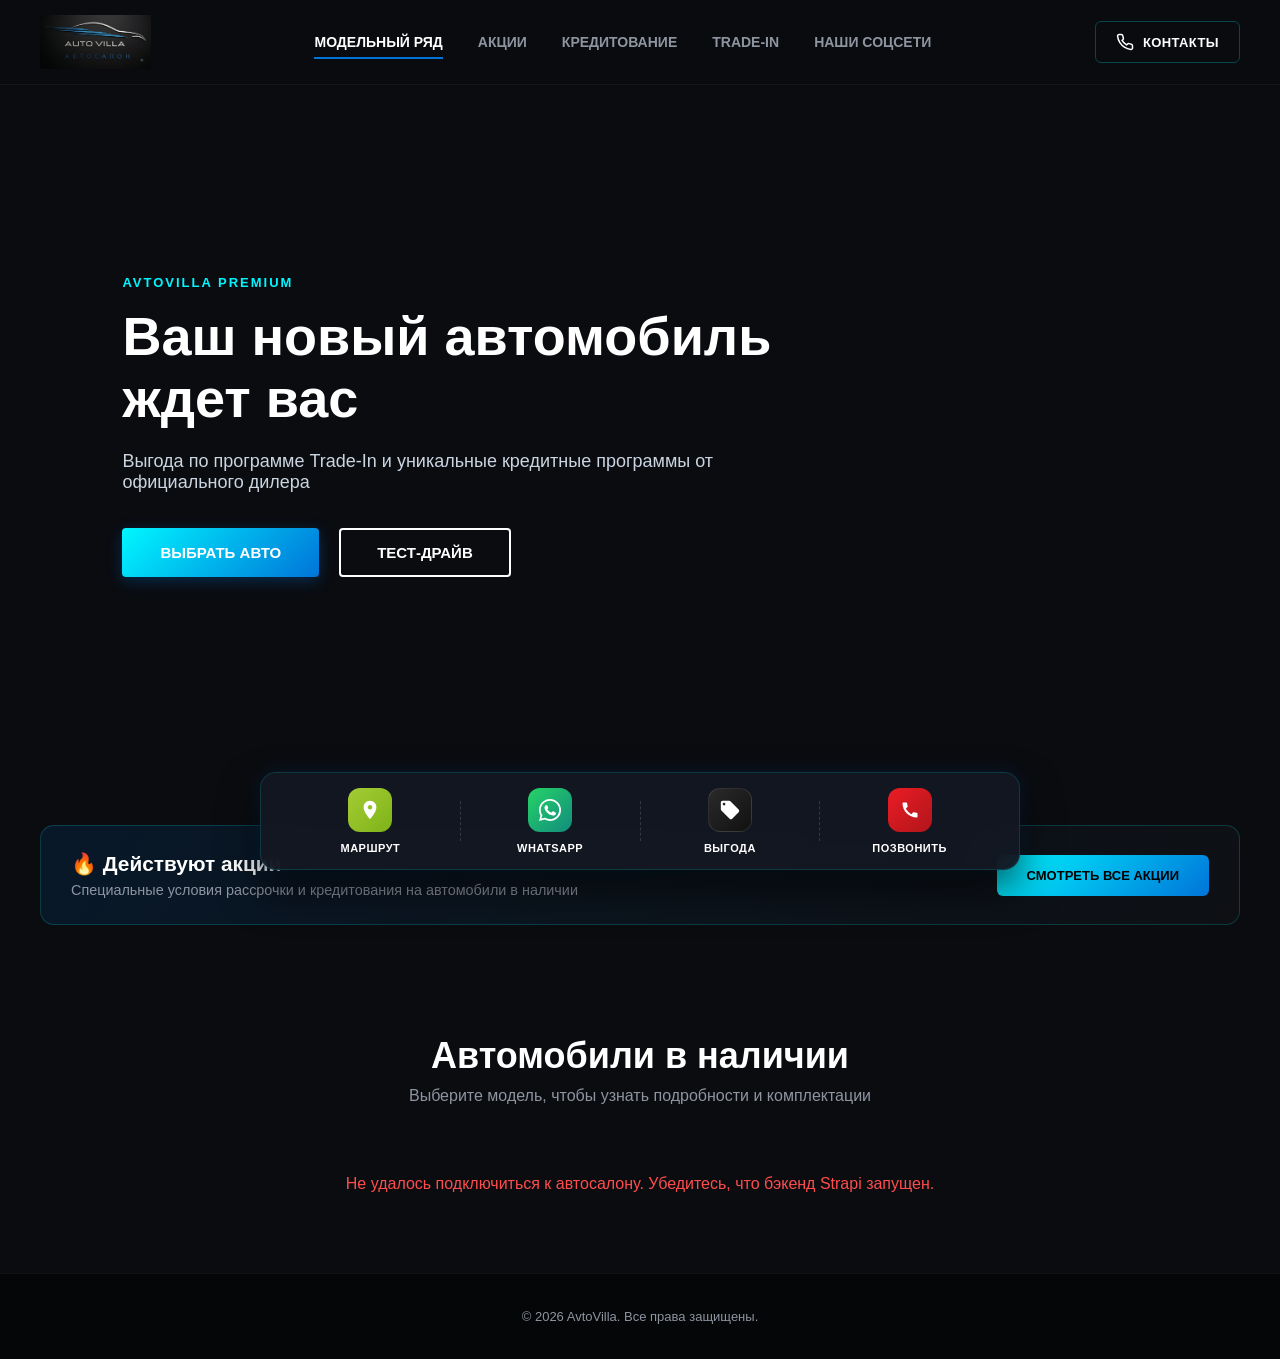
<file: index.html>
<!DOCTYPE html>
    <html lang="ru">
    <head>
        <meta charset="UTF-8">
        <meta name="viewport" content="width=device-width, initial-scale=1.0">
        <title>AvtoVilla — Официальный автосалон</title>
        <meta name="description" content="AvtoVilla — официальный автосалон в Шымкенте. Новые автомобили в наличии, выгодные программы автокредитования и Trade-In.">
        <link rel="icon" type="image/x-icon" href="favicon.ico">
        <link rel="icon" type="image/png" sizes="32x32" href="favicon-32x32.png">
        <link rel="icon" type="image/png" sizes="16x16" href="favicon-16x16.png">
        <link rel="apple-touch-icon" href="apple-touch-icon.png">
        <meta property="og:title" content="AvtoVilla — Официальный автосалон">
        <meta property="og:description" content="Новые автомобили в наличии, выгодные программы автокредитования и Trade-In.">
        <meta property="og:image" content="logo.jpg">
        <meta property="og:type" content="website">
        <link rel="stylesheet" href="style.css">
    </head>
    <body>

        <header class="main-header">
            <div class="header-container-fluid">
                <a href="index.html" class="logo-link">
                    <img src="logo.jpg" alt="AvtoVilla" class="header-logo">
                </a>

                <nav class="nav-menu">
                    <a href="#catalog" class="nav-link active">Модельный ряд</a>
                    <a href="promo.html" class="nav-link">Акции</a>
                    <a href="credit.html" class="nav-link">Кредитование</a>
                    <a href="tradein.html" class="nav-link">Trade-in</a>
                    <a href="socials.html" class="nav-link">Наши соцсети</a>
                </nav>

                <div class="header-contacts">
                    <div class="contacts-wrapper">
                        <button class="contacts-toggle-btn" type="button" aria-haspopup="true">
                            <svg viewBox="0 0 24 24" width="18" height="18" fill="none" stroke="currentColor" stroke-width="2"><path d="M22 16.92v3a2 2 0 0 1-2.18 2 19.79 19.79 0 0 1-8.63-3.07 19.5 19.5 0 0 1-6-6 19.79 19.79 0 0 1-3.07-8.67A2 2 0 0 1 4.11 2h3a2 2 0 0 1 2 1.72c.127.96.361 1.903.7 2.81a2 2 0 0 1-.45 2.11L8.09 9.91a16 16 0 0 0 6 6l1.27-1.27a2 2 0 0 1 2.11-.45c.907.339 1.85.573 2.81.7A2 2 0 0 1 22 16.92z"/></svg>
                            <span>Контакты</span>
                        </button>
                        <div class="contacts-dropdown">
                            <a href="tel:+77070011101" class="contacts-dropdown-item">
                                <div class="contacts-dropdown-icon icon-phone"><svg viewBox="0 0 24 24" width="18" height="18" fill="white"><path d="M20.01 15.38c-1.23 0-2.42-.2-3.53-.56-.35-.12-.74-.03-1.01.24l-1.57 1.97c-2.83-1.35-5.48-3.9-6.89-6.83l1.95-1.66c.27-.28.35-.67.24-1.02-.37-1.11-.56-2.3-.56-3.53 0-.54-.45-.99-.99-.99H4.19C3.65 3 3 3.24 3 3.99 3 13.28 10.73 21 20.03 21c.76 0 .98-.66.98-1.21v-3.42c0-.54-.45-.99-.99-.99z"/></svg></div>
                                <div>
                                    <span class="contacts-dropdown-label">Офис</span>
                                    <span class="contacts-dropdown-value">+7 707 001 1101</span>
                                </div>
                            </a>
                            <a href="tel:+77780505848" class="contacts-dropdown-item">
                                <div class="contacts-dropdown-icon icon-phone"><svg viewBox="0 0 24 24" width="18" height="18" fill="white"><path d="M20.01 15.38c-1.23 0-2.42-.2-3.53-.56-.35-.12-.74-.03-1.01.24l-1.57 1.97c-2.83-1.35-5.48-3.9-6.89-6.83l1.95-1.66c.27-.28.35-.67.24-1.02-.37-1.11-.56-2.3-.56-3.53 0-.54-.45-.99-.99-.99H4.19C3.65 3 3 3.24 3 3.99 3 13.28 10.73 21 20.03 21c.76 0 .98-.66.98-1.21v-3.42c0-.54-.45-.99-.99-.99z"/></svg></div>
                                <div>
                                    <span class="contacts-dropdown-label">Отдел продаж</span>
                                    <span class="contacts-dropdown-value">+7 778 050 5848</span>
                                </div>
                            </a>
                            <a href="https://api.whatsapp.com/send/?phone=77780505848&text=Здравствуйте. Пишу с сайта автосалона." target="_blank" class="contacts-dropdown-item">
                                <div class="contacts-dropdown-icon icon-wa"><svg viewBox="0 0 24 24" width="18" height="18" fill="white"><path d="M12.031 0C5.405 0 0 5.394 0 12.02c0 2.122.55 4.19 1.595 6.014L.014 23.98l6.09-1.59c1.783 1 3.8 1.528 5.918 1.528h.005c6.626 0 12.025-5.395 12.025-12.02C24.053 5.394 18.657 0 12.03 0zM12 21.944h-.003c-1.803 0-3.568-.485-5.114-1.4l-.367-.217-3.804.996.994-3.71-.237-.378c-1.006-1.597-1.536-3.456-1.536-5.37C1.933 6.47 6.4 2.015 11.967 2.015c5.567 0 10.035 4.455 10.035 10.01 0 5.556-4.468 10.013-10.002 10.013v-.094z"/></svg></div>
                                <div>
                                    <span class="contacts-dropdown-label">WhatsApp</span>
                                    <span class="contacts-dropdown-value">Написать нам</span>
                                </div>
                            </a>
                            <button type="button" class="btn-callback dropdown-callback-btn">Заказать звонок</button>
                        </div>
                    </div>
                </div>
            </div>
        </header>

        <section class="hero-section">
            <div class="hero-overlay"></div>
            <div class="hero-content">
                <span class="hero-badge">AvtoVilla Premium</span>
                <h1 class="hero-title">Ваш новый автомобиль ждет вас</h1>
                <p class="hero-subtitle">Выгода по программе Trade-In и уникальные кредитные программы от официального дилера</p>
                <div class="hero-buttons">
                    <button class="btn-primary" type="button" onclick="document.getElementById('catalog').scrollIntoView({behavior: 'smooth'})">Выбрать авто</button>
                    <button class="btn-secondary" type="button">Тест-драйв</button>
                </div>
            </div>
            <div id="promo-hero-carousel" class="promo-hero-carousel"></div>
        </section>

        <div class="action-bar-container">
            <div class="action-bar">
                <a href="https://2gis.kz/shymkent/geo/70000001097871606" target="_blank" class="action-item">
                    <div class="action-icon icon-2gis"><svg viewBox="0 0 24 24" width="22" height="22" fill="white"><path d="M12 2C8.13 2 5 5.13 5 9c0 5.25 7 13 7 13s7-7.75 7-13c0-3.87-3.13-7-7-7zm0 9.5c-1.38 0-2.5-1.12-2.5-2.5s1.12-2.5 2.5-2.5 2.5 1.12 2.5 2.5-1.12 2.5-2.5 2.5z"/></svg></div>
                    <span class="action-text">МАРШРУТ</span>
                </a>
                <div class="action-divider"></div>
                <a href="https://api.whatsapp.com/send/?phone=77780505848&text=Здравствуйте. Пишу с сайта автосалона." target="_blank" class="action-item">
                    <div class="action-icon icon-wa"><svg viewBox="0 0 24 24" width="22" height="22" fill="white"><path d="M12.031 0C5.405 0 0 5.394 0 12.02c0 2.122.55 4.19 1.595 6.014L.014 23.98l6.09-1.59c1.783 1 3.8 1.528 5.918 1.528h.005c6.626 0 12.025-5.395 12.025-12.02C24.053 5.394 18.657 0 12.03 0zM12 21.944h-.003c-1.803 0-3.568-.485-5.114-1.4l-.367-.217-3.804.996.994-3.71-.237-.378c-1.006-1.597-1.536-3.456-1.536-5.37C1.933 6.47 6.4 2.015 11.967 2.015c5.567 0 10.035 4.455 10.035 10.01 0 5.556-4.468 10.013-10.002 10.013v-.094zm5.498-7.514c-.302-.15-1.785-.88-2.062-.98-.277-.1-.478-.15-.68.15-.2.302-.782.98-.958 1.18-.176.202-.353.228-.655.077-1.637-.803-2.92-1.92-3.957-3.418-.124-.177-.015-.273.136-.425.135-.136.302-.352.453-.528.15-.176.2-.302.302-.503.102-.202.05-.378-.025-.528-.077-.15-.68-1.638-.93-2.242-.244-.59-.492-.51-.68-.52h-.58c-.202 0-.528.076-.804.378-.276.302-1.055 1.03-1.055 2.512 0 1.482 1.08 2.915 1.232 3.116.15.202 2.126 3.245 5.15 4.547 2.02 0.867 2.766.93 3.8.78.68-.1 1.786-.73 2.038-1.433.25-.703.25-1.306.175-1.433-.075-.126-.276-.202-.58-.353z"/></svg></div>
                    <span class="action-text">WHATSAPP</span>
                </a>
                <div class="action-divider"></div>
                <a href="#" class="action-item" onclick="document.getElementById('modal').style.display='flex'">
                    <div class="action-icon icon-discount"><svg viewBox="0 0 24 24" width="22" height="22" fill="white"><path d="M21.41 11.58l-9-9C12.05 2.22 11.55 2 11 2H4c-1.1 0-2 .9-2 2v7c0 .55.22 1.05.59 1.42l9 9c.36.36.86.58 1.41.58.55 0 1.05-.22 1.41-.59l7-7c.37-.36.59-.86.59-1.41 0-.55-.23-1.06-.59-1.42zM5.5 7C4.67 7 4 6.33 4 5.5S4.67 4 5.5 4 7 4.67 7 5.5 6.33 7 5.5 7z"/></svg></div>
                    <span class="action-text">ВЫГОДА</span>
                </a>
                <div class="action-divider"></div>
                <a href="tel:+77780505848" class="action-item">
                    <div class="action-icon icon-phone"><svg viewBox="0 0 24 24" width="20" height="22" fill="white"><path d="M20.01 15.38c-1.23 0-2.42-.2-3.53-.56-.35-.12-.74-.03-1.01.24l-1.57 1.97c-2.83-1.35-5.48-3.9-6.89-6.83l1.95-1.66c.27-.28.35-.67.24-1.02-.37-1.11-.56-2.3-.56-3.53 0-.54-.45-.99-.99-.99H4.19C3.65 3 3 3.24 3 3.99 3 13.28 10.73 21 20.03 21c.76 0 .98-.66.98-1.21v-3.42c0-.54-.45-.99-.99-.99z"/></svg></div>
                    <span class="action-text">ПОЗВОНИТЬ</span>
                </a>
            </div>
        </div>

        <div class="promo-teaser">
            <div class="promo-teaser-inner">
                <div class="promo-teaser-text">
                    <h3>🔥 Действуют акции</h3>
                    <p>Специальные условия рассрочки и кредитования на автомобили в наличии</p>
                </div>
                <a href="promo.html" class="promo-teaser-btn">Смотреть все акции</a>
            </div>
        </div>

        <main class="catalog-section" id="catalog">
            <div class="container">
                <div class="catalog-header">
                    <h2 class="section-title">Автомобили в наличии</h2>
                    <p class="section-desc">Выберите модель, чтобы узнать подробности и комплектации</p>
                </div>
                <div id="cars-grid" class="cars-grid">
                    <div class="loading-spinner"><div class="spinner"></div><p>Загрузка автомобилей...</p></div>
                </div>
            </div>
        </main>

        <footer class="main-footer">
            <div class="container"><p>&copy; 2026 AvtoVilla. Все права защищены.</p></div>
        </footer>

        <div id="modal" class="modal-overlay">
            <div class="modal-content">
                <span class="close-modal">&times;</span>
                <h2 id="modal-title">Оставьте заявку</h2>
                <form id="callback-form">
                    <input type="text" placeholder="Ваше имя" required>
                    <input type="tel" placeholder="Ваш телефон" required>
                    <button type="submit" class="btn-primary" style="width: 100%;">Отправить</button>
                </form>
            </div>
        </div>

        <div id="success-notification" style="display: none !important; position: fixed; top: 0; left: 0; width: 100%; height: 100%; background: rgba(0, 0, 0, 0.9); z-index: 99999 !important; justify-content: center; align-items: center; opacity: 0; transition: opacity 0.3s ease;">
            <div style="background: #141822; padding: 40px; border-radius: 16px; text-align: center; border: 1px solid #0074d9; max-width: 400px; width: 90%;">
                <div style="font-size: 50px; color: #25d366; margin-bottom: 20px;">✓</div>
                <h2 style="color: #fff; margin-bottom: 15px;">Спасибо за заявку!</h2>
                <p style="color: #8e94a0; line-height: 1.5;">Мы получили ваш запрос. Менеджер свяжется с вами в ближайшее время.</p>
                <button onclick="closeNotification()" style="margin-top: 25px; padding: 12px 30px; background: #0074d9; color: white; border-radius: 8px; font-weight: bold; cursor: pointer; border: none;">Понятно</button>
            </div>
        </div>

        <script>
            function closeNotification() {
                const n = document.getElementById('success-notification');
                n.style.opacity = '0';
                setTimeout(() => { n.style.display = 'none'; }, 300);
            }
            document.querySelector('.close-modal').onclick = () => document.getElementById('modal').style.display = 'none';
        </script>
        <script src="app.js?v=3"></script>
        <script src="promo-hero-carousel.js?v=2"></script>
        <script src="contacts-widget.js"></script>
        <script src="phone-mask.js"></script>
    <script src="site-enhancements.js"></script>
    </body>
    </html>
</file>
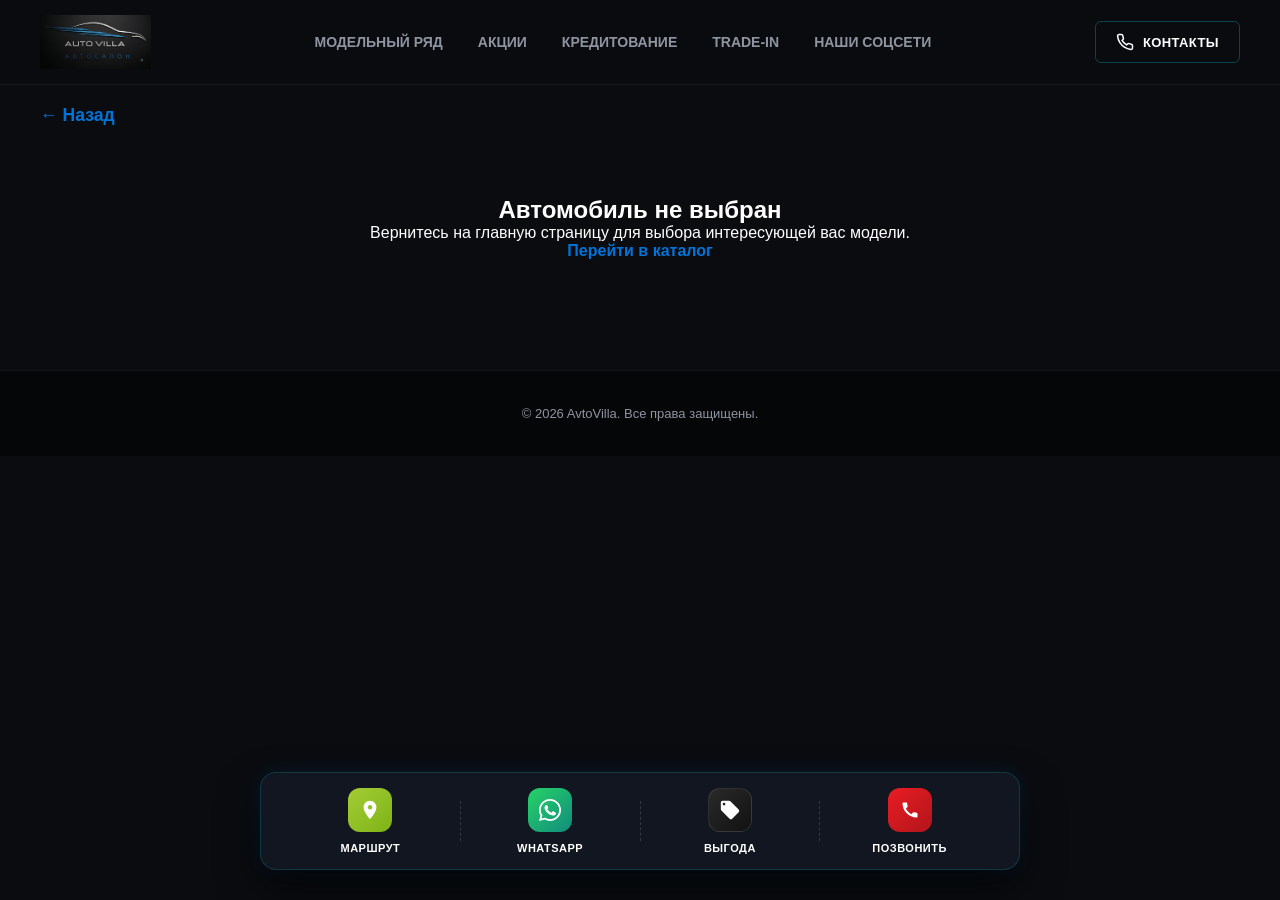
<file: car.html>
<!DOCTYPE html>
<html lang="ru">
<head>
    <meta charset="UTF-8">
    <meta name="viewport" content="width=device-width, initial-scale=1.0">
    <title>Детали автомобиля | AvtoVilla</title>
    <meta name="description" content="Подробная информация об автомобиле, галерея фото, характеристики и кредитный калькулятор — AvtoVilla.">
    <link rel="icon" type="image/x-icon" href="favicon.ico">
    <link rel="icon" type="image/png" sizes="32x32" href="favicon-32x32.png">
    <link rel="icon" type="image/png" sizes="16x16" href="favicon-16x16.png">
    <link rel="apple-touch-icon" href="apple-touch-icon.png">
    <meta property="og:title" content="Детали автомобиля | AvtoVilla">
    <meta property="og:description" content="Галерея фото, характеристики и кредитный калькулятор.">
    <meta property="og:image" content="logo.jpg">
    <meta property="og:type" content="website">
    <link rel="stylesheet" href="style.css">
    <style>
        /* Выделение активной вкладки в блоке "Характеристики / Кредит / Обзор" */
        .detail-quick-nav a.active {
            color: #00f7ff;
            border-bottom: 2px solid #00f7ff;
        }
        /* Поле ручного ввода суммы первоначального взноса в калькуляторе */
        .calc-downpayment-input {
            width: 110px;
            background: rgba(255,255,255,0.06);
            border: 1px solid rgba(255,255,255,0.15);
            border-radius: 6px;
            color: #fff;
            font-weight: 700;
            font-size: 0.95rem;
            padding: 2px 8px;
            text-align: right;
        }
        .calc-downpayment-input:focus {
            outline: none;
            border-color: #00f7ff;
        }
    </style>
</head>
<body>

    <header class="main-header">
        <div class="header-container-fluid">
            <a href="index.html" class="logo-link"><img src="logo.jpg" alt="AvtoVilla" class="header-logo"></a>
            <nav class="nav-menu">
                <a href="index.html#catalog" class="nav-link">Модельный ряд</a>
                <a href="promo.html" class="nav-link">Акции</a>
                <a href="credit.html" class="nav-link">Кредитование</a>
                <a href="tradein.html" class="nav-link">Trade-in</a>
                <a href="socials.html" class="nav-link">Наши соцсети</a>
            </nav>
            <div class="header-contacts">
                <div class="contacts-wrapper">
                    <button class="contacts-toggle-btn" type="button" aria-haspopup="true">
                        <svg viewBox="0 0 24 24" width="18" height="18" fill="none" stroke="currentColor" stroke-width="2"><path d="M22 16.92v3a2 2 0 0 1-2.18 2 19.79 19.79 0 0 1-8.63-3.07 19.5 19.5 0 0 1-6-6 19.79 19.79 0 0 1-3.07-8.67A2 2 0 0 1 4.11 2h3a2 2 0 0 1 2 1.72c.127.96.361 1.903.7 2.81a2 2 0 0 1-.45 2.11L8.09 9.91a16 16 0 0 0 6 6l1.27-1.27a2 2 0 0 1 2.11-.45c.907.339 1.85.573 2.81.7A2 2 0 0 1 22 16.92z"/></svg>
                        <span>Контакты</span>
                    </button>
                    <div class="contacts-dropdown">
                        <a href="tel:+77070011101" class="contacts-dropdown-item">
                            <div class="contacts-dropdown-icon icon-phone"><svg viewBox="0 0 24 24" width="18" height="18" fill="white"><path d="M20.01 15.38c-1.23 0-2.42-.2-3.53-.56-.35-.12-.74-.03-1.01.24l-1.57 1.97c-2.83-1.35-5.48-3.9-6.89-6.83l1.95-1.66c.27-.28.35-.67.24-1.02-.37-1.11-.56-2.3-.56-3.53 0-.54-.45-.99-.99-.99H4.19C3.65 3 3 3.24 3 3.99 3 13.28 10.73 21 20.03 21c.76 0 .98-.66.98-1.21v-3.42c0-.54-.45-.99-.99-.99z"/></svg></div>
                            <div>
                                <span class="contacts-dropdown-label">Офис</span>
                                <span class="contacts-dropdown-value">+7 707 001 1101</span>
                            </div>
                        </a>
                        <a href="tel:+77780505848" class="contacts-dropdown-item">
                            <div class="contacts-dropdown-icon icon-phone"><svg viewBox="0 0 24 24" width="18" height="18" fill="white"><path d="M20.01 15.38c-1.23 0-2.42-.2-3.53-.56-.35-.12-.74-.03-1.01.24l-1.57 1.97c-2.83-1.35-5.48-3.9-6.89-6.83l1.95-1.66c.27-.28.35-.67.24-1.02-.37-1.11-.56-2.3-.56-3.53 0-.54-.45-.99-.99-.99H4.19C3.65 3 3 3.24 3 3.99 3 13.28 10.73 21 20.03 21c.76 0 .98-.66.98-1.21v-3.42c0-.54-.45-.99-.99-.99z"/></svg></div>
                            <div>
                                <span class="contacts-dropdown-label">Отдел продаж</span>
                                <span class="contacts-dropdown-value">+7 778 050 5848</span>
                            </div>
                        </a>
                        <a href="https://api.whatsapp.com/send/?phone=77780505848&text=Здравствуйте. Пишу с сайта автосалона." target="_blank" class="contacts-dropdown-item">
                            <div class="contacts-dropdown-icon icon-wa"><svg viewBox="0 0 24 24" width="18" height="18" fill="white"><path d="M12.031 0C5.405 0 0 5.394 0 12.02c0 2.122.55 4.19 1.595 6.014L.014 23.98l6.09-1.59c1.783 1 3.8 1.528 5.918 1.528h.005c6.626 0 12.025-5.395 12.025-12.02C24.053 5.394 18.657 0 12.03 0zM12 21.944h-.003c-1.803 0-3.568-.485-5.114-1.4l-.367-.217-3.804.996.994-3.71-.237-.378c-1.006-1.597-1.536-3.456-1.536-5.37C1.933 6.47 6.4 2.015 11.967 2.015c5.567 0 10.035 4.455 10.035 10.01 0 5.556-4.468 10.013-10.002 10.013v-.094z"/></svg></div>
                            <div>
                                <span class="contacts-dropdown-label">WhatsApp</span>
                                <span class="contacts-dropdown-value">Написать нам</span>
                            </div>
                        </a>
                        <button type="button" class="btn-callback dropdown-callback-btn">Заказать звонок</button>
                    </div>
                </div>
            </div>
        </div>
    </header>

    <div class="action-bar-container">
        <div class="action-bar">
            <a href="https://2gis.kz/shymkent/geo/70000001097871606" target="_blank" class="action-item">
                <div class="action-icon icon-2gis"><svg viewBox="0 0 24 24" width="22" height="22" fill="white"><path d="M12 2C8.13 2 5 5.13 5 9c0 5.25 7 13 7 13s7-7.75 7-13c0-3.87-3.13-7-7-7zm0 9.5c-1.38 0-2.5-1.12-2.5-2.5s1.12-2.5 2.5-2.5 2.5 1.12 2.5 2.5-1.12 2.5-2.5 2.5z"/></svg></div>
                <span class="action-text">МАРШРУТ</span>
            </a>
            <div class="action-divider"></div>
            <a href="#" class="action-item" id="detail-action-wa"><div class="action-icon icon-wa"><svg viewBox="0 0 24 24" width="22" height="22" fill="white"><path d="M12.031 0C5.405 0 0 5.394 0 12.02c0 2.122.55 4.19 1.595 6.014L.014 23.98l6.09-1.59c1.783 1 3.8 1.528 5.918 1.528h.005c6.626 0 12.025-5.395 12.025-12.02C24.053 5.394 18.657 0 12.03 0zM12 21.944h-.003c-1.803 0-3.568-.485-5.114-1.4l-.367-.217-3.804.996.994-3.71-.237-.378c-1.006-1.597-1.536-3.456-1.536-5.37C1.933 6.47 6.4 2.015 11.967 2.015c5.567 0 10.035 4.455 10.035 10.01 0 5.556-4.468 10.013-10.002 10.013v-.094zm5.498-7.514c-.302-.15-1.785-.88-2.062-.98-.277-.1-.478-.15-.68.15-.2.302-.782.98-.958 1.18-.176.202-.353.228-.655.077-1.637-.803-2.92-1.92-3.957-3.418-.124-.177-.015-.273.136-.425.135-.136.302-.352.453-.528.15-.176.2-.302.302-.503.102-.202.05-.378-.025-.528-.077-.15-.68-1.638-.93-2.242-.244-.59-.492-.51-.68-.52h-.58c-.202 0-.528.076-.804.378-.276.302-1.055 1.03-1.055 2.512 0 1.482 1.08 2.915 1.232 3.116.15.202 2.126 3.245 5.15 4.547 2.02 0.867 2.766.93 3.8.78.68-.1 1.786-.73 2.038-1.433.25-.703.25-1.306.175-1.433-.075-.126-.276-.202-.58-.353z"/></svg></div><span class="action-text">WHATSAPP</span></a>
            <div class="action-divider"></div>
            <a href="#" class="action-item" id="detail-action-benefit"><div class="action-icon icon-discount"><svg viewBox="0 0 24 24" width="22" height="22" fill="white"><path d="M21.41 11.58l-9-9C12.05 2.22 11.55 2 11 2H4c-1.1 0-2 .9-2 2v7c0 .55.22 1.05.59 1.42l9 9c.36.36.86.58 1.41.58.55 0 1.05-.22 1.41-.59l7-7c.37-.36.59-.86.59-1.41 0-.55-.23-1.06-.59-1.42zM5.5 7C4.67 7 4 6.33 4 5.5S4.67 4 5.5 4 7 4.67 7 5.5 6.33 7 5.5 7z"/></svg></div><span class="action-text">ВЫГОДА</span></a>
            <div class="action-divider"></div>
            <a href="tel:+77780505848" class="action-item"><div class="action-icon icon-phone"><svg viewBox="0 0 24 24" width="20" height="22" fill="white"><path d="M20.01 15.38c-1.23 0-2.42-.2-3.53-.56-.35-.12-.74-.03-1.01.24l-1.57 1.97c-2.83-1.35-5.48-3.9-6.89-6.83l1.95-1.66c.27-.28.35-.67.24-1.02-.37-1.11-.56-2.3-.56-3.53 0-.54-.45-.99-.99-.99H4.19C3.65 3 3 3.24 3 3.99 3 13.28 10.73 21 20.03 21c.76 0 .98-.66.98-1.21v-3.42c0-.54-.45-.99-.99-.99z"/></svg></div><span class="action-text">ПОЗВОНИТЬ</span></a>
        </div>
    </div>

    <main class="container" style="padding-top: 105px; padding-bottom: 60px;">
        <a href="index.html" class="back-link" style="display: inline-block; margin-bottom: 20px; color: #0074d9; text-decoration: none; font-weight: bold; font-size: 1.1rem;">← Назад</a>
        <div id="car-details"><p style="text-align:center; padding:50px; color: white;">Загрузка спецификации...</p></div>
    </main>

    <footer class="main-footer">
        <div class="container"><p>&copy; 2026 AvtoVilla. Все права защищены.</p></div>
    </footer>

    <div id="modal" class="modal-overlay">
        <div class="modal-content">
            <span class="close-modal">&times;</span>
            <h2 id="modal-title">Забронировать авто</h2>
            <form id="callback-form">
                <input type="text" placeholder="Ваше имя" required>
                <input type="tel" placeholder="Ваш телефон" required>
                <button type="submit" class="btn-primary" style="width:100%;">Отправить</button>
            </form>
        </div>
    </div>

    <div id="success-notification" style="display: none !important; position: fixed; top: 0; left: 0; width: 100%; height: 100%; background: rgba(0, 0, 0, 0.9); z-index: 99999 !important; justify-content: center; align-items: center; opacity: 0; transition: opacity 0.3s ease;">
        <div style="background: #141822; padding: 40px; border-radius: 16px; text-align: center; border: 1px solid #0074d9; max-width: 400px; width: 90%;">
            <div style="font-size: 50px; color: #25d366; margin-bottom: 20px;">✓</div>
            <h2 style="color: #fff; margin-bottom: 15px;">Спасибо за заявку!</h2>
            <p style="color: #8e94a0; line-height: 1.5;">Мы получили ваш запрос. Менеджер свяжется с вами в ближайшее время.</p>
            <button onclick="closeNotification()" style="margin-top: 25px; padding: 12px 30px; background: #0074d9; color: white; border-radius: 8px; font-weight: bold; cursor: pointer; border: none;">Понятно</button>
        </div>
    </div>

    <script>
        function closeNotification() {
            const n = document.getElementById('success-notification');
            n.style.opacity = '0';
            setTimeout(() => { n.style.display = 'none'; }, 300);
        }
        document.querySelector('.close-modal').onclick = () => document.getElementById('modal').style.display = 'none';
    </script>
    <script src="car-loader.js"></script>
    <script src="contacts-widget.js"></script>
    <script src="phone-mask.js"></script>
    <script src="site-enhancements.js"></script>
</body>
</html>
</file>
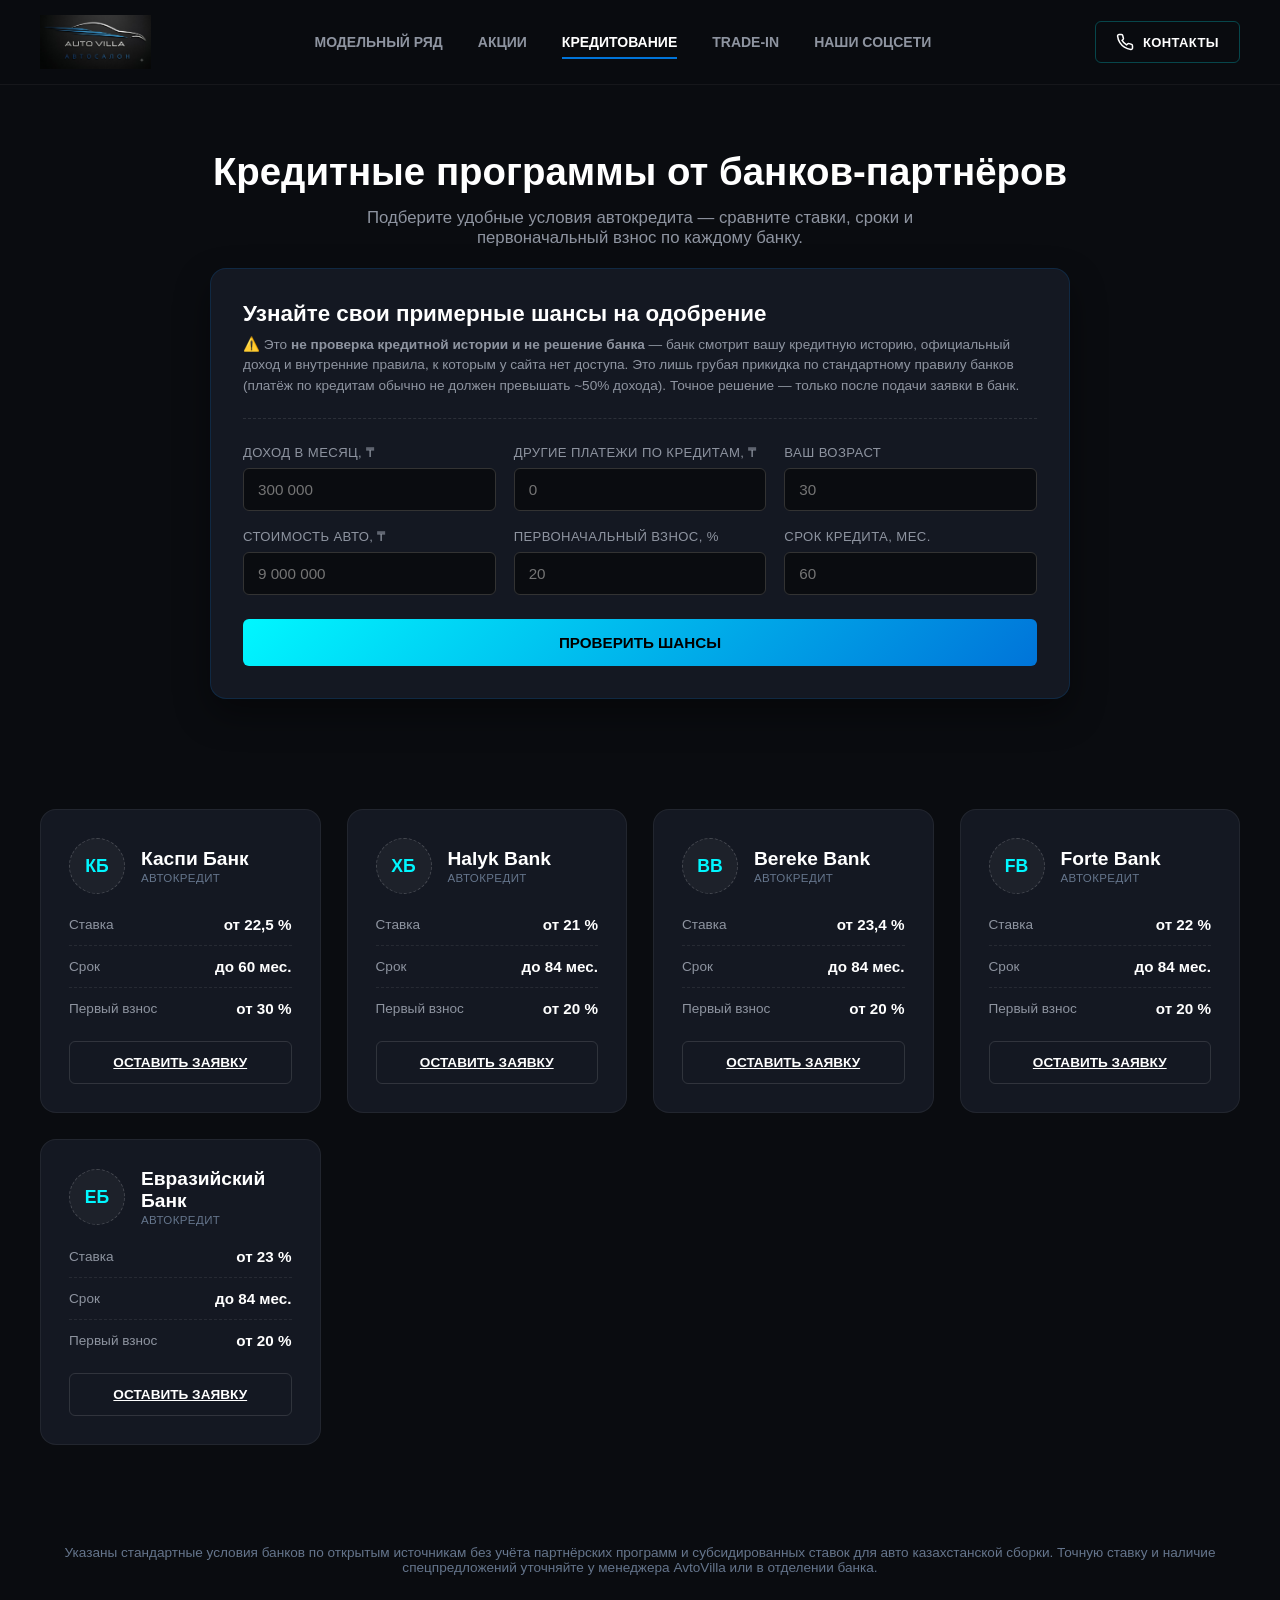
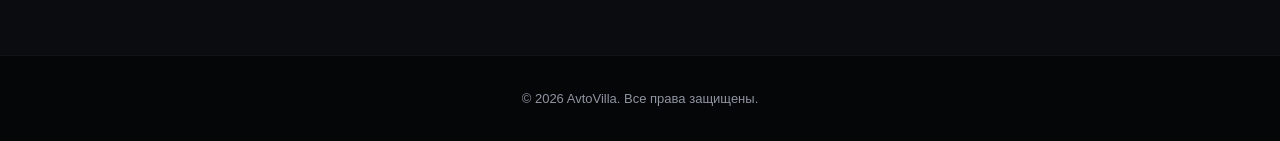
<file: credit.html>
<!DOCTYPE html>
<html lang="ru">
<head>
    <meta charset="UTF-8">
    <meta name="viewport" content="width=device-width, initial-scale=1.0">
    <title>Кредитование | AvtoVilla</title>
    <meta name="description" content="Кредитные программы от банков-партнёров AvtoVilla — сравните ставки, сроки и первоначальный взнос.">
    <link rel="icon" type="image/x-icon" href="favicon.ico">
    <link rel="icon" type="image/png" sizes="32x32" href="favicon-32x32.png">
    <link rel="icon" type="image/png" sizes="16x16" href="favicon-16x16.png">
    <link rel="apple-touch-icon" href="apple-touch-icon.png">
    <meta property="og:title" content="Кредитование | AvtoVilla">
    <meta property="og:description" content="Кредитные программы от банков-партнёров — сравните условия.">
    <meta property="og:image" content="logo.jpg">
    <meta property="og:type" content="website">
    <link rel="stylesheet" href="style.css">
</head>
<body>

    <header class="main-header">
        <div class="header-container-fluid">
            <a href="index.html" class="logo-link"><img src="logo.jpg" alt="AvtoVilla" class="header-logo"></a>
            <nav class="nav-menu">
                <a href="index.html#catalog" class="nav-link">Модельный ряд</a>
                <a href="promo.html" class="nav-link">Акции</a>
                <a href="credit.html" class="nav-link active">Кредитование</a>
                <a href="tradein.html" class="nav-link">Trade-in</a>
                <a href="socials.html" class="nav-link">Наши соцсети</a>
            </nav>
            <div class="header-contacts">
                <div class="contacts-wrapper">
                    <button class="contacts-toggle-btn" type="button" aria-haspopup="true">
                        <svg viewBox="0 0 24 24" width="18" height="18" fill="none" stroke="currentColor" stroke-width="2"><path d="M22 16.92v3a2 2 0 0 1-2.18 2 19.79 19.79 0 0 1-8.63-3.07 19.5 19.5 0 0 1-6-6 19.79 19.79 0 0 1-3.07-8.67A2 2 0 0 1 4.11 2h3a2 2 0 0 1 2 1.72c.127.96.361 1.903.7 2.81a2 2 0 0 1-.45 2.11L8.09 9.91a16 16 0 0 0 6 6l1.27-1.27a2 2 0 0 1 2.11-.45c.907.339 1.85.573 2.81.7A2 2 0 0 1 22 16.92z"/></svg>
                        <span>Контакты</span>
                    </button>
                    <div class="contacts-dropdown">
                        <a href="tel:+77070011101" class="contacts-dropdown-item">
                            <div class="contacts-dropdown-icon icon-phone"><svg viewBox="0 0 24 24" width="18" height="18" fill="white"><path d="M20.01 15.38c-1.23 0-2.42-.2-3.53-.56-.35-.12-.74-.03-1.01.24l-1.57 1.97c-2.83-1.35-5.48-3.9-6.89-6.83l1.95-1.66c.27-.28.35-.67.24-1.02-.37-1.11-.56-2.3-.56-3.53 0-.54-.45-.99-.99-.99H4.19C3.65 3 3 3.24 3 3.99 3 13.28 10.73 21 20.03 21c.76 0 .98-.66.98-1.21v-3.42c0-.54-.45-.99-.99-.99z"/></svg></div>
                            <div>
                                <span class="contacts-dropdown-label">Офис</span>
                                <span class="contacts-dropdown-value">+7 707 001 1101</span>
                            </div>
                        </a>
                        <a href="tel:+77780505848" class="contacts-dropdown-item">
                            <div class="contacts-dropdown-icon icon-phone"><svg viewBox="0 0 24 24" width="18" height="18" fill="white"><path d="M20.01 15.38c-1.23 0-2.42-.2-3.53-.56-.35-.12-.74-.03-1.01.24l-1.57 1.97c-2.83-1.35-5.48-3.9-6.89-6.83l1.95-1.66c.27-.28.35-.67.24-1.02-.37-1.11-.56-2.3-.56-3.53 0-.54-.45-.99-.99-.99H4.19C3.65 3 3 3.24 3 3.99 3 13.28 10.73 21 20.03 21c.76 0 .98-.66.98-1.21v-3.42c0-.54-.45-.99-.99-.99z"/></svg></div>
                            <div>
                                <span class="contacts-dropdown-label">Отдел продаж</span>
                                <span class="contacts-dropdown-value">+7 778 050 5848</span>
                            </div>
                        </a>
                        <a href="https://api.whatsapp.com/send/?phone=77780505848&text=Здравствуйте. Пишу с сайта автосалона." target="_blank" class="contacts-dropdown-item">
                            <div class="contacts-dropdown-icon icon-wa"><svg viewBox="0 0 24 24" width="18" height="18" fill="white"><path d="M12.031 0C5.405 0 0 5.394 0 12.02c0 2.122.55 4.19 1.595 6.014L.014 23.98l6.09-1.59c1.783 1 3.8 1.528 5.918 1.528h.005c6.626 0 12.025-5.395 12.025-12.02C24.053 5.394 18.657 0 12.03 0zM12 21.944h-.003c-1.803 0-3.568-.485-5.114-1.4l-.367-.217-3.804.996.994-3.71-.237-.378c-1.006-1.597-1.536-3.456-1.536-5.37C1.933 6.47 6.4 2.015 11.967 2.015c5.567 0 10.035 4.455 10.035 10.01 0 5.556-4.468 10.013-10.002 10.013v-.094z"/></svg></div>
                            <div>
                                <span class="contacts-dropdown-label">WhatsApp</span>
                                <span class="contacts-dropdown-value">Написать нам</span>
                            </div>
                        </a>
                        <button type="button" class="btn-callback dropdown-callback-btn">Заказать звонок</button>
                    </div>
                </div>
            </div>
        </div>
    </header>

    <section class="credit-hero">
        <h1>Кредитные программы от банков-партнёров</h1>
        <p>Подберите удобные условия автокредита — сравните ставки, сроки и первоначальный взнос по каждому банку.</p>
    </section>

    <div class="approval-check">
        <div class="approval-card">
            <h2>Узнайте свои примерные шансы на одобрение</h2>
            <p class="approval-disclaimer">
                ⚠️ Это <strong>не проверка кредитной истории и не решение банка</strong> — банк смотрит вашу
                кредитную историю, официальный доход и внутренние правила, к которым у сайта нет доступа.
                Это лишь грубая прикидка по стандартному правилу банков (платёж по кредитам обычно не должен
                превышать ~50% дохода). Точное решение — только после подачи заявки в банк.
            </p>

            <div class="approval-form-grid">
                <div class="approval-field">
                    <label for="approval-income">Доход в месяц, ₸</label>
                    <input type="number" id="approval-income" placeholder="300 000" min="0">
                </div>
                <div class="approval-field">
                    <label for="approval-other-debts">Другие платежи по кредитам, ₸</label>
                    <input type="number" id="approval-other-debts" placeholder="0" min="0">
                </div>
                <div class="approval-field">
                    <label for="approval-age">Ваш возраст</label>
                    <input type="number" id="approval-age" placeholder="30" min="0" max="100">
                </div>
                <div class="approval-field">
                    <label for="approval-car-price">Стоимость авто, ₸</label>
                    <input type="number" id="approval-car-price" placeholder="9 000 000" min="0">
                </div>
                <div class="approval-field">
                    <label for="approval-downpayment">Первоначальный взнос, %</label>
                    <input type="number" id="approval-downpayment" placeholder="20" min="0" max="100">
                </div>
                <div class="approval-field">
                    <label for="approval-term">Срок кредита, мес.</label>
                    <input type="number" id="approval-term" placeholder="60" min="6" max="84">
                </div>
            </div>

            <button type="button" class="approval-submit-btn" id="approval-submit-btn">Проверить шансы</button>

            <div class="approval-result" id="approval-result">
                <div class="approval-result-title" id="approval-result-title"></div>
                <p class="approval-result-desc" id="approval-result-desc"></p>
                <div class="approval-result-stats" id="approval-result-stats"></div>
                <button type="button" class="approval-result-cta" id="approval-result-cta">Оставить заявку менеджеру</button>
            </div>
        </div>
    </div>

    <!--
        ШАБЛОН КАРТОЧКИ БАНКА — для добавления/редактирования:
        1) .bank-logo-placeholder — замени содержимое (сейчас инициалы) на <img src="banks/xxx-logo.png" alt="Название банка">
        2) .bank-name — впиши точное название банка
        3) три .bank-detail-value с классом "placeholder" — впиши реальную ставку/срок/взнос и убери класс "placeholder"
        4) .bank-cta — можно сделать ссылкой на анкету банка или оставить как открытие модалки заявки
    -->
    <div class="bank-grid">

        <div class="bank-card">
            <div class="bank-card-head">
                <div class="bank-logo-placeholder">КБ</div>
                <div>
                    <div class="bank-name">Каспи Банк</div>
                    <span class="bank-name-hint">Автокредит</span>
                </div>
            </div>
            <div class="bank-details">
                <div class="bank-detail-row">
                    <span class="bank-detail-label">Ставка</span>
                    <span class="bank-detail-value">от 22,5 %</span>
                </div>
                <div class="bank-detail-row">
                    <span class="bank-detail-label">Срок</span>
                    <span class="bank-detail-value">до 60 мес.</span>
                </div>
                <div class="bank-detail-row">
                    <span class="bank-detail-label">Первый взнос</span>
                    <span class="bank-detail-value">от 30 %</span>
                </div>
            </div>
            <a href="#" class="bank-cta bank-apply-btn" data-bank="Каспи Банк">Оставить заявку</a>
        </div>

        <div class="bank-card">
            <div class="bank-card-head">
                <div class="bank-logo-placeholder">ХБ</div>
                <div>
                    <div class="bank-name">Halyk Bank</div>
                    <span class="bank-name-hint">Автокредит</span>
                </div>
            </div>
            <div class="bank-details">
                <div class="bank-detail-row">
                    <span class="bank-detail-label">Ставка</span>
                    <span class="bank-detail-value">от 21 %</span>
                </div>
                <div class="bank-detail-row">
                    <span class="bank-detail-label">Срок</span>
                    <span class="bank-detail-value">до 84 мес.</span>
                </div>
                <div class="bank-detail-row">
                    <span class="bank-detail-label">Первый взнос</span>
                    <span class="bank-detail-value">от 20 %</span>
                </div>
            </div>
            <a href="#" class="bank-cta bank-apply-btn" data-bank="Halyk Bank">Оставить заявку</a>
        </div>

        <div class="bank-card">
            <div class="bank-card-head">
                <div class="bank-logo-placeholder">BB</div>
                <div>
                    <div class="bank-name">Bereke Bank</div>
                    <span class="bank-name-hint">Автокредит</span>
                </div>
            </div>
            <div class="bank-details">
                <div class="bank-detail-row">
                    <span class="bank-detail-label">Ставка</span>
                    <span class="bank-detail-value">от 23,4 %</span>
                </div>
                <div class="bank-detail-row">
                    <span class="bank-detail-label">Срок</span>
                    <span class="bank-detail-value">до 84 мес.</span>
                </div>
                <div class="bank-detail-row">
                    <span class="bank-detail-label">Первый взнос</span>
                    <span class="bank-detail-value">от 20 %</span>
                </div>
            </div>
            <a href="#" class="bank-cta bank-apply-btn" data-bank="Bereke Bank">Оставить заявку</a>
        </div>

        <div class="bank-card">
            <div class="bank-card-head">
                <div class="bank-logo-placeholder">FB</div>
                <div>
                    <div class="bank-name">Forte Bank</div>
                    <span class="bank-name-hint">Автокредит</span>
                </div>
            </div>
            <div class="bank-details">
                <div class="bank-detail-row">
                    <span class="bank-detail-label">Ставка</span>
                    <span class="bank-detail-value">от 22 %</span>
                </div>
                <div class="bank-detail-row">
                    <span class="bank-detail-label">Срок</span>
                    <span class="bank-detail-value">до 84 мес.</span>
                </div>
                <div class="bank-detail-row">
                    <span class="bank-detail-label">Первый взнос</span>
                    <span class="bank-detail-value">от 20 %</span>
                </div>
            </div>
            <a href="#" class="bank-cta bank-apply-btn" data-bank="Forte Bank">Оставить заявку</a>
        </div>

        <div class="bank-card">
            <div class="bank-card-head">
                <div class="bank-logo-placeholder">ЕБ</div>
                <div>
                    <div class="bank-name">Евразийский Банк</div>
                    <span class="bank-name-hint">Автокредит</span>
                </div>
            </div>
            <div class="bank-details">
                <div class="bank-detail-row">
                    <span class="bank-detail-label">Ставка</span>
                    <span class="bank-detail-value">от 23 %</span>
                </div>
                <div class="bank-detail-row">
                    <span class="bank-detail-label">Срок</span>
                    <span class="bank-detail-value">до 84 мес.</span>
                </div>
                <div class="bank-detail-row">
                    <span class="bank-detail-label">Первый взнос</span>
                    <span class="bank-detail-value">от 20 %</span>
                </div>
            </div>
            <a href="#" class="bank-cta bank-apply-btn" data-bank="Евразийский Банк">Оставить заявку</a>
        </div>

        <!-- Чтобы добавить ещё банк — скопируй один .bank-card целиком и впиши свои данные -->

    </div>

    <p class="credit-note">Указаны стандартные условия банков по открытым источникам без учёта партнёрских программ и субсидированных ставок для авто казахстанской сборки. Точную ставку и наличие спецпредложений уточняйте у менеджера AvtoVilla или в отделении банка.</p>

    <footer class="main-footer">
        <div class="container"><p>&copy; 2026 AvtoVilla. Все права защищены.</p></div>
    </footer>

    <div id="modal" class="modal-overlay">
        <div class="modal-content">
            <span class="close-modal">&times;</span>
            <h2 id="modal-title">Заявка на автокредит</h2>
            <form id="callback-form">
                <input type="text" placeholder="Ваше имя" required>
                <input type="tel" placeholder="Ваш телефон" required>
                <button type="submit" class="btn-primary" style="width:100%;">Отправить</button>
            </form>
        </div>
    </div>

    <div id="success-notification" style="display: none !important; position: fixed; top: 0; left: 0; width: 100%; height: 100%; background: rgba(0, 0, 0, 0.9); z-index: 99999 !important; justify-content: center; align-items: center; opacity: 0; transition: opacity 0.3s ease;">
        <div style="background: #141822; padding: 40px; border-radius: 16px; text-align: center; border: 1px solid #0074d9; max-width: 400px; width: 90%;">
            <div style="font-size: 50px; color: #25d366; margin-bottom: 20px;">✓</div>
            <h2 style="color: #fff; margin-bottom: 15px;">Спасибо за заявку!</h2>
            <p style="color: #8e94a0; line-height: 1.5;">Мы получили ваш запрос. Менеджер свяжется с вами в ближайшее время.</p>
            <button onclick="closeNotification()" style="margin-top: 25px; padding: 12px 30px; background: #0074d9; color: white; border-radius: 8px; font-weight: bold; cursor: pointer; border: none;">Понятно</button>
        </div>
    </div>

    <script>
        function closeNotification() {
            const n = document.getElementById('success-notification');
            n.style.opacity = '0';
            setTimeout(() => { n.style.display = 'none'; }, 300);
        }

        const modal = document.getElementById('modal');
        const modalTitle = document.getElementById('modal-title');
        document.querySelector('.close-modal').onclick = () => modal.style.display = 'none';
        window.addEventListener('click', (e) => { if (e.target === modal) modal.style.display = 'none'; });

        document.querySelectorAll('.bank-apply-btn').forEach(btn => {
            btn.addEventListener('click', (e) => {
                e.preventDefault();
                modalTitle.innerText = `Заявка на кредит — ${btn.dataset.bank}`;
                modal.style.display = 'flex';
            });
        });

        document.querySelector('.btn-callback')?.addEventListener('click', () => {
            modalTitle.innerText = 'Заказать звонок';
            modal.style.display = 'flex';
        });

        document.getElementById('callback-form').addEventListener('submit', async (e) => {
            e.preventDefault();
            const form = e.target;
            const name = form.querySelector('input[type="text"]').value;
            const phone = form.querySelector('input[type="tel"]').value;
            const requestSubject = modalTitle.innerText;

            const submitBtn = form.querySelector('button[type="submit"]');
            const submitBtnOriginalText = submitBtn ? submitBtn.innerText : '';
            if (submitBtn) {
                submitBtn.disabled = true;
                submitBtn.style.opacity = '0.6';
                submitBtn.style.cursor = 'not-allowed';
                submitBtn.innerText = 'Отправка...';
            }

            try {
                await fetch('https://avtovillashymkent.onrender.com/api/orders', {
                    method: 'POST',
                    headers: { 'Content-Type': 'application/json' },
                    body: JSON.stringify({ data: { name, phone, car: requestSubject } })
                });
                modal.style.display = 'none';
                const n = document.getElementById('success-notification');
                n.style.display = 'flex';
                setTimeout(() => { n.style.opacity = '1'; }, 10);
                form.reset();
            } catch (err) {
                alert('Ошибка отправки заявки.');
            } finally {
                if (submitBtn) {
                    submitBtn.disabled = false;
                    submitBtn.style.opacity = '';
                    submitBtn.style.cursor = '';
                    submitBtn.innerText = submitBtnOriginalText;
                }
            }
        });

        // --- Калькулятор самооценки "Примерные шансы на одобрение" ---
        // ВАЖНО: это НЕ реальная проверка кредитной истории и не решение банка,
        // а грубая прикидка по стандартному правилу (платёж не выше ~50% дохода) + возрастные рамки.
        (function () {
            const AVERAGE_RATE = 22; // средняя ставка по представленным банкам, для оценки платежа
            const formatter = new Intl.NumberFormat('ru-RU', { maximumFractionDigits: 0 });

            const submitBtn = document.getElementById('approval-submit-btn');
            const resultBox = document.getElementById('approval-result');
            const resultTitle = document.getElementById('approval-result-title');
            const resultDesc = document.getElementById('approval-result-desc');
            const resultStats = document.getElementById('approval-result-stats');
            const resultCta = document.getElementById('approval-result-cta');

            if (!submitBtn) return;

            submitBtn.addEventListener('click', () => {
                const income = parseFloat(document.getElementById('approval-income').value) || 0;
                const otherDebts = parseFloat(document.getElementById('approval-other-debts').value) || 0;
                const age = parseFloat(document.getElementById('approval-age').value) || 0;
                const carPrice = parseFloat(document.getElementById('approval-car-price').value) || 0;
                const downPaymentPercent = parseFloat(document.getElementById('approval-downpayment').value) || 0;
                const term = parseFloat(document.getElementById('approval-term').value) || 60;

                if (income <= 0 || carPrice <= 0) {
                    alert('Укажите хотя бы доход и стоимость авто, чтобы посчитать примерный платёж.');
                    return;
                }

                const downPaymentAmount = carPrice * (downPaymentPercent / 100);
                const loanBody = Math.max(carPrice - downPaymentAmount, 0);
                const monthlyRate = (AVERAGE_RATE / 12) / 100;
                const monthlyPayment = loanBody > 0
                    ? loanBody * (monthlyRate * Math.pow(1 + monthlyRate, term)) / (Math.pow(1 + monthlyRate, term) - 1)
                    : 0;

                const totalMonthlyLoad = monthlyPayment + otherDebts;
                const loadRatio = income > 0 ? (totalMonthlyLoad / income) * 100 : 999;
                const ageOk = age === 0 || (age >= 21 && age <= 63);

                let tier = 'good';
                let title = '✅ Высокие шансы';
                let desc = 'По стандартной логике банков, ежемесячный платёж укладывается в комфортную долю от дохода. Это не гарантия — банк дополнительно проверит кредитную историю и другие условия.';

                if (!ageOk) {
                    tier = 'low';
                    title = '⚠️ Возрастные ограничения банка';
                    desc = 'Большинство банков выдают автокредиты заёмщикам от 21 до 63 лет (на момент погашения). Уточните у менеджера — некоторые банки делают исключения.';
                } else if (loadRatio > 50) {
                    tier = 'low';
                    title = '⚠️ Низкие шансы по стандартным правилам';
                    desc = 'Ежемесячный платёж превышает ~50% дохода — по общей практике банков такую заявку чаще всего одобряют с трудом. Попробуйте увеличить первоначальный взнос, срок или указать созаёмщика.';
                } else if (loadRatio > 35) {
                    tier = 'medium';
                    title = '🟡 Средние шансы';
                    desc = 'Платёж в пределах допустимого, но ближе к верхней границе. Итоговое решение зависит от кредитной истории и требований конкретного банка.';
                }

                resultBox.className = 'approval-result visible ' + tier;
                resultTitle.innerText = title;
                resultDesc.innerText = desc;
                resultStats.innerHTML = `
                    <div>Примерный платёж<strong>${formatter.format(monthlyPayment)} ₸/мес</strong></div>
                    <div>Доля от дохода<strong>${loadRatio > 300 ? '—' : loadRatio.toFixed(0) + '%'}</strong></div>
                `;
                resultBox.scrollIntoView({ behavior: 'smooth', block: 'nearest' });
            });

            resultCta.addEventListener('click', () => {
                modalTitle.innerText = 'Заявка на автокредит (по калькулятору шансов)';
                modal.style.display = 'flex';
            });
        })();
    </script>
    <script src="contacts-widget.js"></script>
    <script src="phone-mask.js"></script>
    <script src="site-enhancements.js"></script>
</body>
</html>
</file>
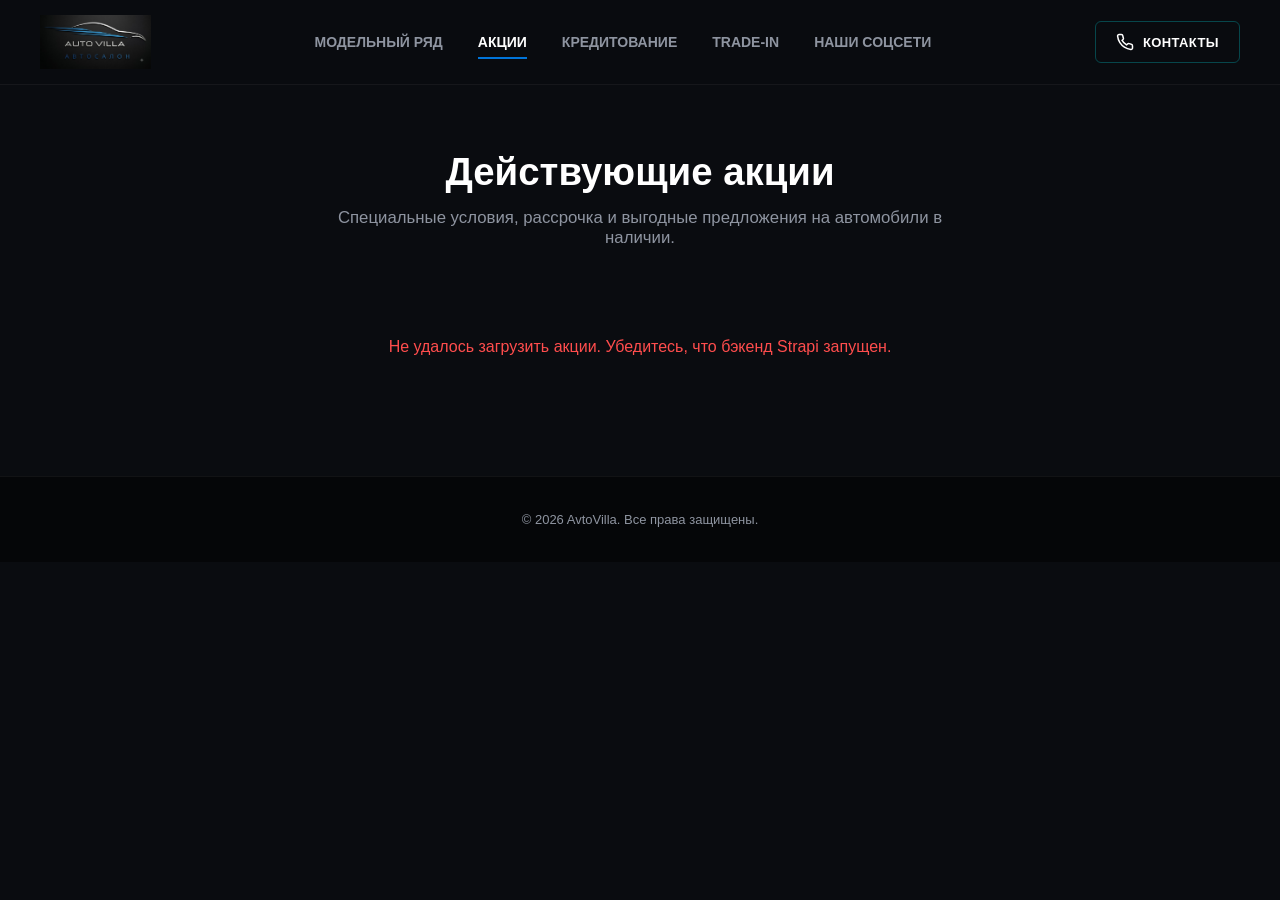
<file: promo.html>
<!DOCTYPE html>
<html lang="ru">
<head>
    <meta charset="UTF-8">
    <meta name="viewport" content="width=device-width, initial-scale=1.0">
    <title>Акции | AvtoVilla</title>
    <meta name="description" content="Действующие акции и специальные предложения AvtoVilla — выгодные условия на автомобили в наличии.">
    <link rel="icon" type="image/x-icon" href="favicon.ico">
    <link rel="icon" type="image/png" sizes="32x32" href="favicon-32x32.png">
    <link rel="icon" type="image/png" sizes="16x16" href="favicon-16x16.png">
    <link rel="apple-touch-icon" href="apple-touch-icon.png">
    <meta property="og:title" content="Акции | AvtoVilla">
    <meta property="og:description" content="Действующие акции и специальные предложения на автомобили в наличии.">
    <meta property="og:image" content="logo.jpg">
    <meta property="og:type" content="website">
    <link rel="stylesheet" href="style.css">
</head>
<body>

    <header class="main-header">
        <div class="header-container-fluid">
            <a href="index.html" class="logo-link"><img src="logo.jpg" alt="AvtoVilla" class="header-logo"></a>
            <nav class="nav-menu">
                <a href="index.html#catalog" class="nav-link">Модельный ряд</a>
                <a href="promo.html" class="nav-link active">Акции</a>
                <a href="credit.html" class="nav-link">Кредитование</a>
                <a href="tradein.html" class="nav-link">Trade-in</a>
                <a href="socials.html" class="nav-link">Наши соцсети</a>
            </nav>
            <div class="header-contacts">
                <div class="contacts-wrapper">
                    <button class="contacts-toggle-btn" type="button" aria-haspopup="true">
                        <svg viewBox="0 0 24 24" width="18" height="18" fill="none" stroke="currentColor" stroke-width="2"><path d="M22 16.92v3a2 2 0 0 1-2.18 2 19.79 19.79 0 0 1-8.63-3.07 19.5 19.5 0 0 1-6-6 19.79 19.79 0 0 1-3.07-8.67A2 2 0 0 1 4.11 2h3a2 2 0 0 1 2 1.72c.127.96.361 1.903.7 2.81a2 2 0 0 1-.45 2.11L8.09 9.91a16 16 0 0 0 6 6l1.27-1.27a2 2 0 0 1 2.11-.45c.907.339 1.85.573 2.81.7A2 2 0 0 1 22 16.92z"/></svg>
                        <span>Контакты</span>
                    </button>
                    <div class="contacts-dropdown">
                        <a href="tel:+77070011101" class="contacts-dropdown-item">
                            <div class="contacts-dropdown-icon icon-phone"><svg viewBox="0 0 24 24" width="18" height="18" fill="white"><path d="M20.01 15.38c-1.23 0-2.42-.2-3.53-.56-.35-.12-.74-.03-1.01.24l-1.57 1.97c-2.83-1.35-5.48-3.9-6.89-6.83l1.95-1.66c.27-.28.35-.67.24-1.02-.37-1.11-.56-2.3-.56-3.53 0-.54-.45-.99-.99-.99H4.19C3.65 3 3 3.24 3 3.99 3 13.28 10.73 21 20.03 21c.76 0 .98-.66.98-1.21v-3.42c0-.54-.45-.99-.99-.99z"/></svg></div>
                            <div>
                                <span class="contacts-dropdown-label">Офис</span>
                                <span class="contacts-dropdown-value">+7 707 001 1101</span>
                            </div>
                        </a>
                        <a href="tel:+77780505848" class="contacts-dropdown-item">
                            <div class="contacts-dropdown-icon icon-phone"><svg viewBox="0 0 24 24" width="18" height="18" fill="white"><path d="M20.01 15.38c-1.23 0-2.42-.2-3.53-.56-.35-.12-.74-.03-1.01.24l-1.57 1.97c-2.83-1.35-5.48-3.9-6.89-6.83l1.95-1.66c.27-.28.35-.67.24-1.02-.37-1.11-.56-2.3-.56-3.53 0-.54-.45-.99-.99-.99H4.19C3.65 3 3 3.24 3 3.99 3 13.28 10.73 21 20.03 21c.76 0 .98-.66.98-1.21v-3.42c0-.54-.45-.99-.99-.99z"/></svg></div>
                            <div>
                                <span class="contacts-dropdown-label">Отдел продаж</span>
                                <span class="contacts-dropdown-value">+7 778 050 5848</span>
                            </div>
                        </a>
                        <a href="https://api.whatsapp.com/send/?phone=77780505848&text=Здравствуйте. Пишу с сайта автосалона." target="_blank" class="contacts-dropdown-item">
                            <div class="contacts-dropdown-icon icon-wa"><svg viewBox="0 0 24 24" width="18" height="18" fill="white"><path d="M12.031 0C5.405 0 0 5.394 0 12.02c0 2.122.55 4.19 1.595 6.014L.014 23.98l6.09-1.59c1.783 1 3.8 1.528 5.918 1.528h.005c6.626 0 12.025-5.395 12.025-12.02C24.053 5.394 18.657 0 12.03 0zM12 21.944h-.003c-1.803 0-3.568-.485-5.114-1.4l-.367-.217-3.804.996.994-3.71-.237-.378c-1.006-1.597-1.536-3.456-1.536-5.37C1.933 6.47 6.4 2.015 11.967 2.015c5.567 0 10.035 4.455 10.035 10.01 0 5.556-4.468 10.013-10.002 10.013v-.094z"/></svg></div>
                            <div>
                                <span class="contacts-dropdown-label">WhatsApp</span>
                                <span class="contacts-dropdown-value">Написать нам</span>
                            </div>
                        </a>
                        <button type="button" class="btn-callback dropdown-callback-btn">Заказать звонок</button>
                    </div>
                </div>
            </div>
        </div>
    </header>

    <section class="promo-hero">
        <h1>Действующие акции</h1>
        <p>Специальные условия, рассрочка и выгодные предложения на автомобили в наличии.</p>
    </section>

    <div id="promo-grid" class="promo-grid">
        <div class="loading-spinner"><div class="spinner"></div><p>Загрузка акций...</p></div>
    </div>

    <footer class="main-footer">
        <div class="container"><p>&copy; 2026 AvtoVilla. Все права защищены.</p></div>
    </footer>

    <!-- Модалка полного описания акции (для акций без привязанного авто) -->
    <div id="promo-detail-modal" class="modal-overlay">
        <div class="modal-content">
            <span class="close-modal">&times;</span>
            <h2 id="promo-detail-title">Акция</h2>
            <span id="promo-detail-expiry" class="promo-detail-expiry"></span>
            <p id="promo-detail-desc" class="promo-detail-desc"></p>
            <button type="button" id="promo-detail-request-btn" class="btn-primary" style="width:100%;">Оставить заявку по акции</button>
        </div>
    </div>

    <!-- Модалка заявки -->
    <div id="modal" class="modal-overlay">
        <div class="modal-content">
            <span class="close-modal">&times;</span>
            <h2 id="modal-title">Оставьте заявку</h2>
            <form id="callback-form">
                <input type="text" placeholder="Ваше имя" required>
                <input type="tel" placeholder="Ваш телефон" required>
                <button type="submit" class="btn-primary" style="width:100%;">Отправить</button>
            </form>
        </div>
    </div>

    <div id="success-notification" style="display: none !important; position: fixed; top: 0; left: 0; width: 100%; height: 100%; background: rgba(0, 0, 0, 0.9); z-index: 99999 !important; justify-content: center; align-items: center; opacity: 0; transition: opacity 0.3s ease;">
        <div style="background: #141822; padding: 40px; border-radius: 16px; text-align: center; border: 1px solid #0074d9; max-width: 400px; width: 90%;">
            <div style="font-size: 50px; color: #25d366; margin-bottom: 20px;">✓</div>
            <h2 style="color: #fff; margin-bottom: 15px;">Спасибо за заявку!</h2>
            <p style="color: #8e94a0; line-height: 1.5;">Мы получили ваш запрос. Менеджер свяжется с вами в ближайшее время.</p>
            <button onclick="closeNotification()" style="margin-top: 25px; padding: 12px 30px; background: #0074d9; color: white; border-radius: 8px; font-weight: bold; cursor: pointer; border: none;">Понятно</button>
        </div>
    </div>

    <script>
        function closeNotification() {
            const n = document.getElementById('success-notification');
            n.style.opacity = '0';
            setTimeout(() => { n.style.display = 'none'; }, 300);
        }

        const modal = document.getElementById('modal');
        const modalTitle = document.getElementById('modal-title');

        // Важно: на странице два модальных окна (заявка + детали акции), у обоих есть .close-modal —
        // поэтому закрытие скоуплено по конкретному контейнеру, а не document.querySelector('.close-modal')
        document.querySelector('#modal .close-modal').onclick = () => modal.style.display = 'none';
        window.addEventListener('click', (e) => { if (e.target === modal) modal.style.display = 'none'; });

        document.querySelector('.btn-callback')?.addEventListener('click', () => {
            modalTitle.innerText = 'Заказать звонок';
            modal.style.display = 'flex';
        });

        document.getElementById('callback-form').addEventListener('submit', async (e) => {
            e.preventDefault();
            const form = e.target;
            const name = form.querySelector('input[type="text"]').value;
            const phone = form.querySelector('input[type="tel"]').value;
            const requestSubject = modalTitle.innerText;

            const submitBtn = form.querySelector('button[type="submit"]');
            const submitBtnOriginalText = submitBtn ? submitBtn.innerText : '';
            if (submitBtn) {
                submitBtn.disabled = true;
                submitBtn.style.opacity = '0.6';
                submitBtn.style.cursor = 'not-allowed';
                submitBtn.innerText = 'Отправка...';
            }

            try {
                await fetch('https://avtovillashymkent.onrender.com/api/orders', {
                    method: 'POST',
                    headers: { 'Content-Type': 'application/json' },
                    body: JSON.stringify({ data: { name, phone, car: requestSubject } })
                });
                modal.style.display = 'none';
                const n = document.getElementById('success-notification');
                n.style.display = 'flex';
                setTimeout(() => { n.style.opacity = '1'; }, 10);
                form.reset();
            } catch (err) {
                alert('Ошибка отправки заявки.');
            } finally {
                if (submitBtn) {
                    submitBtn.disabled = false;
                    submitBtn.style.opacity = '';
                    submitBtn.style.cursor = '';
                    submitBtn.innerText = submitBtnOriginalText;
                }
            }
        });
    </script>
    <script src="promo.js?v=2"></script>
    <script src="contacts-widget.js"></script>
    <script src="phone-mask.js"></script>
    <script src="site-enhancements.js"></script>
</body>
</html>
</file>
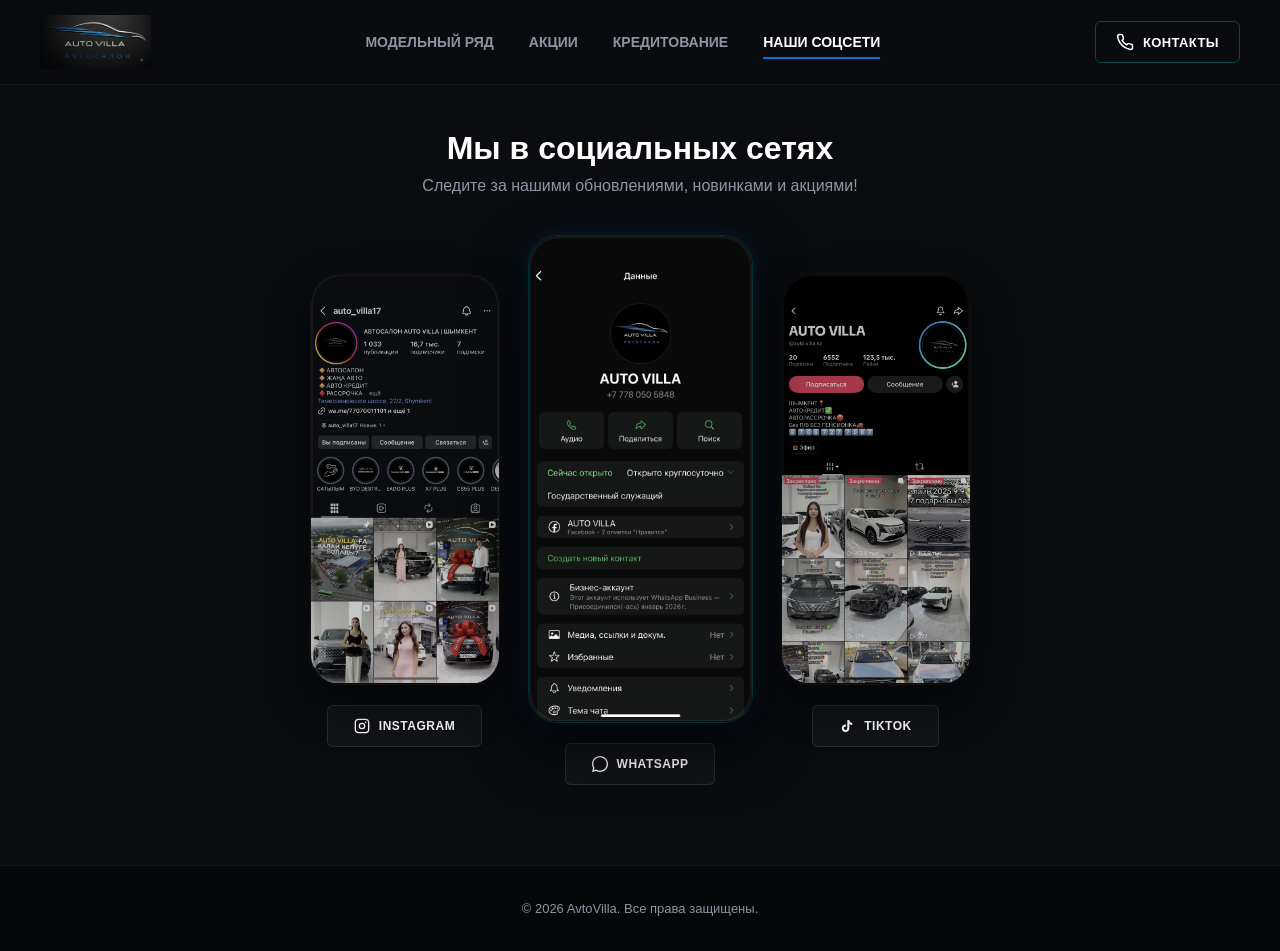
<file: Socials.html>
<!DOCTYPE html>
<html lang="ru">
<head>
    <meta charset="UTF-8">
    <meta name="viewport" content="width=device-width, initial-scale=1.0">
    <title>Наши соцсети | AvtoVilla</title>
    <meta name="description" content="Мы в социальных сетях — Instagram, TikTok, WhatsApp. Следите за новинками и акциями AvtoVilla.">
    <link rel="icon" type="image/x-icon" href="favicon.ico">
    <link rel="icon" type="image/png" sizes="32x32" href="favicon-32x32.png">
    <link rel="icon" type="image/png" sizes="16x16" href="favicon-16x16.png">
    <link rel="apple-touch-icon" href="apple-touch-icon.png">
    <meta property="og:title" content="Наши соцсети | AvtoVilla">
    <meta property="og:description" content="Мы в Instagram, TikTok и WhatsApp — следите за новинками и акциями.">
    <meta property="og:image" content="logo.jpg">
    <meta property="og:type" content="website">
    <link rel="stylesheet" href="style.css">
    <style>
        .social-container { padding: 130px 20px 80px; text-align: center; }
    </style>
</head>
<body>
    <header class="main-header">
        <div class="header-container-fluid">
            <a href="index.html" class="logo-link"><img src="logo.jpg" alt="AvtoVilla" class="header-logo"></a>
            <nav class="nav-menu">
                <a href="index.html#catalog" class="nav-link">Модельный ряд</a>
                <a href="promo.html" class="nav-link">Акции</a>
                <a href="credit.html" class="nav-link">Кредитование</a>
                <a href="socials.html" class="nav-link active">Наши соцсети</a>
            </nav>
            <div class="header-contacts">
                <div class="contacts-wrapper">
                    <button class="contacts-toggle-btn" type="button" aria-haspopup="true">
                        <svg viewBox="0 0 24 24" width="18" height="18" fill="none" stroke="currentColor" stroke-width="2"><path d="M22 16.92v3a2 2 0 0 1-2.18 2 19.79 19.79 0 0 1-8.63-3.07 19.5 19.5 0 0 1-6-6 19.79 19.79 0 0 1-3.07-8.67A2 2 0 0 1 4.11 2h3a2 2 0 0 1 2 1.72c.127.96.361 1.903.7 2.81a2 2 0 0 1-.45 2.11L8.09 9.91a16 16 0 0 0 6 6l1.27-1.27a2 2 0 0 1 2.11-.45c.907.339 1.85.573 2.81.7A2 2 0 0 1 22 16.92z"/></svg>
                        <span>Контакты</span>
                    </button>
                    <div class="contacts-dropdown">
                        <a href="tel:+77070011101" class="contacts-dropdown-item">
                            <div class="contacts-dropdown-icon icon-phone"><svg viewBox="0 0 24 24" width="18" height="18" fill="white"><path d="M20.01 15.38c-1.23 0-2.42-.2-3.53-.56-.35-.12-.74-.03-1.01.24l-1.57 1.97c-2.83-1.35-5.48-3.9-6.89-6.83l1.95-1.66c.27-.28.35-.67.24-1.02-.37-1.11-.56-2.3-.56-3.53 0-.54-.45-.99-.99-.99H4.19C3.65 3 3 3.24 3 3.99 3 13.28 10.73 21 20.03 21c.76 0 .98-.66.98-1.21v-3.42c0-.54-.45-.99-.99-.99z"/></svg></div>
                            <div>
                                <span class="contacts-dropdown-label">Офис</span>
                                <span class="contacts-dropdown-value">+7 707 001 1101</span>
                            </div>
                        </a>
                        <a href="tel:+77780505848" class="contacts-dropdown-item">
                            <div class="contacts-dropdown-icon icon-phone"><svg viewBox="0 0 24 24" width="18" height="18" fill="white"><path d="M20.01 15.38c-1.23 0-2.42-.2-3.53-.56-.35-.12-.74-.03-1.01.24l-1.57 1.97c-2.83-1.35-5.48-3.9-6.89-6.83l1.95-1.66c.27-.28.35-.67.24-1.02-.37-1.11-.56-2.3-.56-3.53 0-.54-.45-.99-.99-.99H4.19C3.65 3 3 3.24 3 3.99 3 13.28 10.73 21 20.03 21c.76 0 .98-.66.98-1.21v-3.42c0-.54-.45-.99-.99-.99z"/></svg></div>
                            <div>
                                <span class="contacts-dropdown-label">Отдел продаж</span>
                                <span class="contacts-dropdown-value">+7 778 050 5848</span>
                            </div>
                        </a>
                        <a href="https://api.whatsapp.com/send/?phone=77780505848&text=Здравствуйте. Пишу с сайта автосалона." target="_blank" class="contacts-dropdown-item">
                            <div class="contacts-dropdown-icon icon-wa"><svg viewBox="0 0 24 24" width="18" height="18" fill="white"><path d="M12.031 0C5.405 0 0 5.394 0 12.02c0 2.122.55 4.19 1.595 6.014L.014 23.98l6.09-1.59c1.783 1 3.8 1.528 5.918 1.528h.005c6.626 0 12.025-5.395 12.025-12.02C24.053 5.394 18.657 0 12.03 0zM12 21.944h-.003c-1.803 0-3.568-.485-5.114-1.4l-.367-.217-3.804.996.994-3.71-.237-.378c-1.006-1.597-1.536-3.456-1.536-5.37C1.933 6.47 6.4 2.015 11.967 2.015c5.567 0 10.035 4.455 10.035 10.01 0 5.556-4.468 10.013-10.002 10.013v-.094z"/></svg></div>
                            <div>
                                <span class="contacts-dropdown-label">WhatsApp</span>
                                <span class="contacts-dropdown-value">Написать нам</span>
                            </div>
                        </a>
                        <button type="button" class="btn-callback dropdown-callback-btn">Заказать звонок</button>
                    </div>
                </div>
            </div>
        </div>
    </header>

    <main class="social-container">
        <h1>Мы в социальных сетях</h1>
        <p style="color: var(--text-muted); margin-top: 10px;">Следите за нашими обновлениями, новинками и акциями!</p>

        <div class="social-showcase">

            <!-- INSTAGRAM -->
            <div class="social-column left">
                <a href="https://www.instagram.com/auto.villa.kz/" target="_blank" class="phone-mockup" aria-label="Instagram AvtoVilla">
                    <img src="instagram-screen.jpg" alt="Instagram AvtoVilla" class="phone-screen-img">
                </a>
                <a href="https://www.instagram.com/auto.villa.kz/" target="_blank" class="social-name-btn">
                    <svg viewBox="0 0 24 24" fill="none" xmlns="http://www.w3.org/2000/svg"><rect x="2" y="2" width="20" height="20" rx="5" stroke="currentColor" stroke-width="2"/><circle cx="12" cy="12" r="4" stroke="currentColor" stroke-width="2"/><circle cx="17.5" cy="6.5" r="1.2" fill="currentColor"/></svg>
                    Instagram
                </a>
            </div>

            <!-- WHATSAPP (ЦЕНТР) -->
            <div class="social-column center">
                <a href="https://api.whatsapp.com/send/?phone=77780505848&text=Здравствуйте. Пишу с сайта автосалона." target="_blank" class="phone-mockup center" aria-label="WhatsApp AvtoVilla">
                    <img src="whatsapp-screen.jpg" alt="WhatsApp AvtoVilla" class="phone-screen-img">
                </a>
                <a href="https://api.whatsapp.com/send/?phone=77780505848&text=Здравствуйте. Пишу с сайта автосалона." target="_blank" class="social-name-btn">
                    <svg viewBox="0 0 24 24" fill="currentColor" xmlns="http://www.w3.org/2000/svg"><path d="M12.031 0C5.405 0 0 5.394 0 12.02c0 2.122.55 4.19 1.595 6.014L.014 23.98l6.09-1.59c1.783 1 3.8 1.528 5.918 1.528h.005c6.626 0 12.025-5.395 12.025-12.02C24.053 5.394 18.657 0 12.03 0zM12 21.944h-.003c-1.803 0-3.568-.485-5.114-1.4l-.367-.217-3.804.996.994-3.71-.237-.378c-1.006-1.597-1.536-3.456-1.536-5.37C1.933 6.47 6.4 2.015 11.967 2.015c5.567 0 10.035 4.455 10.035 10.01 0 5.556-4.468 10.013-10.002 10.013v-.094z"/></svg>
                    WhatsApp
                </a>
            </div>

            <!-- TIKTOK -->
            <div class="social-column right">
                <a href="https://www.tiktok.com/@auto.villa.kz" target="_blank" class="phone-mockup" aria-label="TikTok AvtoVilla">
                    <img src="tiktok-screen.jpg" alt="TikTok AvtoVilla" class="phone-screen-img">
                </a>
                <a href="https://www.tiktok.com/@auto.villa.kz" target="_blank" class="social-name-btn">
                    <svg viewBox="0 0 24 24" fill="currentColor" xmlns="http://www.w3.org/2000/svg"><path d="M16.6 5.82s.51.5 0 0A4.278 4.278 0 0 1 15.54 3h-3.09v12.4a2.592 2.592 0 0 1-2.59 2.5c-1.42 0-2.6-1.16-2.6-2.6 0-1.72 1.66-3.01 3.37-2.48V9.66c-3.45-.46-6.47 2.22-6.47 5.64 0 3.33 2.76 5.7 5.69 5.7 3.14 0 5.69-2.55 5.69-5.7V9.01a7.35 7.35 0 0 0 4.3 1.38V7.3s-1.88.09-3.24-1.48z"/></svg>
                    TikTok
                </a>
            </div>

        </div>
    </main>

    <footer class="main-footer">
        <div class="container"><p>&copy; 2026 AvtoVilla. Все права защищены.</p></div>
    </footer>

    <div id="modal" class="modal-overlay">
        <div class="modal-content">
            <span class="close-modal">&times;</span>
            <h2 id="modal-title">Оставьте заявку</h2>
            <form id="callback-form">
                <input type="text" placeholder="Ваше имя" required>
                <input type="tel" placeholder="Ваш телефон" required>
                <button type="submit" class="btn-primary" style="width:100%;">Отправить</button>
            </form>
        </div>
    </div>

    <div id="success-notification" style="display: none !important; position: fixed; top: 0; left: 0; width: 100%; height: 100%; background: rgba(0, 0, 0, 0.9); z-index: 99999 !important; justify-content: center; align-items: center; opacity: 0; transition: opacity 0.3s ease;">
        <div style="background: #141822; padding: 40px; border-radius: 16px; text-align: center; border: 1px solid #0074d9; max-width: 400px; width: 90%;">
            <div style="font-size: 50px; color: #25d366; margin-bottom: 20px;">✓</div>
            <h2 style="color: #fff; margin-bottom: 15px;">Спасибо за заявку!</h2>
            <p style="color: #8e94a0; line-height: 1.5;">Мы получили ваш запрос. Менеджер свяжется с вами в ближайшее время.</p>
            <button onclick="closeNotification()" style="margin-top: 25px; padding: 12px 30px; background: #0074d9; color: white; border-radius: 8px; font-weight: bold; cursor: pointer; border: none;">Понятно</button>
        </div>
    </div>

    <script>
        function closeNotification() {
            const n = document.getElementById('success-notification');
            n.style.opacity = '0';
            setTimeout(() => { n.style.display = 'none'; }, 300);
        }

        const modal = document.getElementById('modal');
        const modalTitle = document.getElementById('modal-title');
        document.querySelector('.close-modal').onclick = () => modal.style.display = 'none';
        window.addEventListener('click', (e) => { if (e.target === modal) modal.style.display = 'none'; });

        document.querySelector('.btn-callback')?.addEventListener('click', () => {
            modalTitle.innerText = 'Заказать звонок';
            modal.style.display = 'flex';
        });

        document.getElementById('callback-form').addEventListener('submit', async (e) => {
            e.preventDefault();
            const form = e.target;
            const name = form.querySelector('input[type="text"]').value;
            const phone = form.querySelector('input[type="tel"]').value;

            const submitBtn = form.querySelector('button[type="submit"]');
            const submitBtnOriginalText = submitBtn ? submitBtn.innerText : '';
            if (submitBtn) {
                submitBtn.disabled = true;
                submitBtn.style.opacity = '0.6';
                submitBtn.style.cursor = 'not-allowed';
                submitBtn.innerText = 'Отправка...';
            }

            try {
                await fetch('https://avtovillashymkent.onrender.com/api/orders', {
                    method: 'POST',
                    headers: { 'Content-Type': 'application/json' },
                    body: JSON.stringify({ data: { name, phone, car: modalTitle.innerText } })
                });
                modal.style.display = 'none';
                const n = document.getElementById('success-notification');
                n.style.display = 'flex';
                setTimeout(() => { n.style.opacity = '1'; }, 10);
                form.reset();
            } catch (err) {
                alert('Ошибка отправки заявки.');
            } finally {
                if (submitBtn) {
                    submitBtn.disabled = false;
                    submitBtn.style.opacity = '';
                    submitBtn.style.cursor = '';
                    submitBtn.innerText = submitBtnOriginalText;
                }
            }
        });
    </script>
    <script src="contacts-widget.js"></script>
    <script src="phone-mask.js"></script>
</body>
</html>
</file>
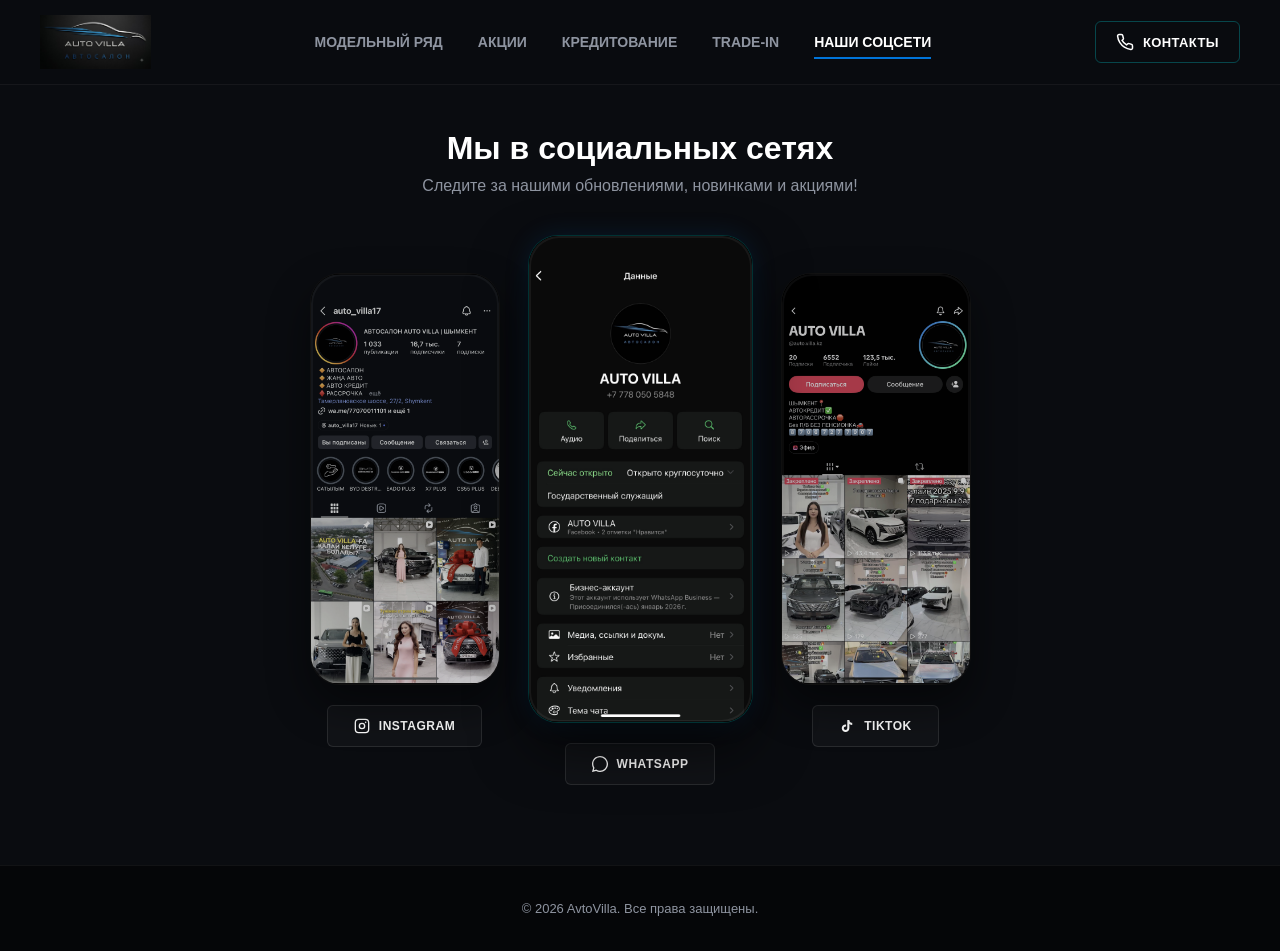
<file: socials.html>
<!DOCTYPE html>
<html lang="ru">
<head>
    <meta charset="UTF-8">
    <meta name="viewport" content="width=device-width, initial-scale=1.0">
    <title>Наши соцсети | AvtoVilla</title>
    <meta name="description" content="Мы в социальных сетях — Instagram, TikTok, WhatsApp. Следите за новинками и акциями AvtoVilla.">
    <link rel="icon" type="image/x-icon" href="favicon.ico">
    <link rel="icon" type="image/png" sizes="32x32" href="favicon-32x32.png">
    <link rel="icon" type="image/png" sizes="16x16" href="favicon-16x16.png">
    <link rel="apple-touch-icon" href="apple-touch-icon.png">
    <meta property="og:title" content="Наши соцсети | AvtoVilla">
    <meta property="og:description" content="Мы в Instagram, TikTok и WhatsApp — следите за новинками и акциями.">
    <meta property="og:image" content="logo.jpg">
    <meta property="og:type" content="website">
    <link rel="stylesheet" href="style.css">
    <style>
        .social-container { padding: 130px 20px 80px; text-align: center; }
    </style>
</head>
<body>
    <header class="main-header">
        <div class="header-container-fluid">
            <a href="index.html" class="logo-link"><img src="logo.jpg" alt="AvtoVilla" class="header-logo"></a>
            <nav class="nav-menu">
                <a href="index.html#catalog" class="nav-link">Модельный ряд</a>
                <a href="promo.html" class="nav-link">Акции</a>
                <a href="credit.html" class="nav-link">Кредитование</a>
                <a href="tradein.html" class="nav-link">Trade-in</a>
                <a href="socials.html" class="nav-link active">Наши соцсети</a>
            </nav>
            <div class="header-contacts">
                <div class="contacts-wrapper">
                    <button class="contacts-toggle-btn" type="button" aria-haspopup="true">
                        <svg viewBox="0 0 24 24" width="18" height="18" fill="none" stroke="currentColor" stroke-width="2"><path d="M22 16.92v3a2 2 0 0 1-2.18 2 19.79 19.79 0 0 1-8.63-3.07 19.5 19.5 0 0 1-6-6 19.79 19.79 0 0 1-3.07-8.67A2 2 0 0 1 4.11 2h3a2 2 0 0 1 2 1.72c.127.96.361 1.903.7 2.81a2 2 0 0 1-.45 2.11L8.09 9.91a16 16 0 0 0 6 6l1.27-1.27a2 2 0 0 1 2.11-.45c.907.339 1.85.573 2.81.7A2 2 0 0 1 22 16.92z"/></svg>
                        <span>Контакты</span>
                    </button>
                    <div class="contacts-dropdown">
                        <a href="tel:+77070011101" class="contacts-dropdown-item">
                            <div class="contacts-dropdown-icon icon-phone"><svg viewBox="0 0 24 24" width="18" height="18" fill="white"><path d="M20.01 15.38c-1.23 0-2.42-.2-3.53-.56-.35-.12-.74-.03-1.01.24l-1.57 1.97c-2.83-1.35-5.48-3.9-6.89-6.83l1.95-1.66c.27-.28.35-.67.24-1.02-.37-1.11-.56-2.3-.56-3.53 0-.54-.45-.99-.99-.99H4.19C3.65 3 3 3.24 3 3.99 3 13.28 10.73 21 20.03 21c.76 0 .98-.66.98-1.21v-3.42c0-.54-.45-.99-.99-.99z"/></svg></div>
                            <div>
                                <span class="contacts-dropdown-label">Офис</span>
                                <span class="contacts-dropdown-value">+7 707 001 1101</span>
                            </div>
                        </a>
                        <a href="tel:+77780505848" class="contacts-dropdown-item">
                            <div class="contacts-dropdown-icon icon-phone"><svg viewBox="0 0 24 24" width="18" height="18" fill="white"><path d="M20.01 15.38c-1.23 0-2.42-.2-3.53-.56-.35-.12-.74-.03-1.01.24l-1.57 1.97c-2.83-1.35-5.48-3.9-6.89-6.83l1.95-1.66c.27-.28.35-.67.24-1.02-.37-1.11-.56-2.3-.56-3.53 0-.54-.45-.99-.99-.99H4.19C3.65 3 3 3.24 3 3.99 3 13.28 10.73 21 20.03 21c.76 0 .98-.66.98-1.21v-3.42c0-.54-.45-.99-.99-.99z"/></svg></div>
                            <div>
                                <span class="contacts-dropdown-label">Отдел продаж</span>
                                <span class="contacts-dropdown-value">+7 778 050 5848</span>
                            </div>
                        </a>
                        <a href="https://api.whatsapp.com/send/?phone=77780505848&text=Здравствуйте. Пишу с сайта автосалона." target="_blank" class="contacts-dropdown-item">
                            <div class="contacts-dropdown-icon icon-wa"><svg viewBox="0 0 24 24" width="18" height="18" fill="white"><path d="M12.031 0C5.405 0 0 5.394 0 12.02c0 2.122.55 4.19 1.595 6.014L.014 23.98l6.09-1.59c1.783 1 3.8 1.528 5.918 1.528h.005c6.626 0 12.025-5.395 12.025-12.02C24.053 5.394 18.657 0 12.03 0zM12 21.944h-.003c-1.803 0-3.568-.485-5.114-1.4l-.367-.217-3.804.996.994-3.71-.237-.378c-1.006-1.597-1.536-3.456-1.536-5.37C1.933 6.47 6.4 2.015 11.967 2.015c5.567 0 10.035 4.455 10.035 10.01 0 5.556-4.468 10.013-10.002 10.013v-.094z"/></svg></div>
                            <div>
                                <span class="contacts-dropdown-label">WhatsApp</span>
                                <span class="contacts-dropdown-value">Написать нам</span>
                            </div>
                        </a>
                        <button type="button" class="btn-callback dropdown-callback-btn">Заказать звонок</button>
                    </div>
                </div>
            </div>
        </div>
    </header>

    <main class="social-container">
        <h1>Мы в социальных сетях</h1>
        <p style="color: var(--text-muted); margin-top: 10px;">Следите за нашими обновлениями, новинками и акциями!</p>

        <div class="social-showcase">

            <!-- INSTAGRAM -->
            <div class="social-column left">
                <a href="https://www.instagram.com/auto.villa.kz/" target="_blank" class="phone-mockup" aria-label="Instagram AvtoVilla">
                    <img src="instagram-screen.jpg" alt="Instagram AvtoVilla" class="phone-screen-img">
                </a>
                <a href="https://www.instagram.com/auto.villa.kz/" target="_blank" class="social-name-btn">
                    <svg viewBox="0 0 24 24" fill="none" xmlns="http://www.w3.org/2000/svg"><rect x="2" y="2" width="20" height="20" rx="5" stroke="currentColor" stroke-width="2"/><circle cx="12" cy="12" r="4" stroke="currentColor" stroke-width="2"/><circle cx="17.5" cy="6.5" r="1.2" fill="currentColor"/></svg>
                    Instagram
                </a>
            </div>

            <!-- WHATSAPP (ЦЕНТР) -->
            <div class="social-column center">
                <a href="https://api.whatsapp.com/send/?phone=77780505848&text=Здравствуйте. Пишу с сайта автосалона." target="_blank" class="phone-mockup center" aria-label="WhatsApp AvtoVilla">
                    <img src="whatsapp-screen.jpg" alt="WhatsApp AvtoVilla" class="phone-screen-img">
                </a>
                <a href="https://api.whatsapp.com/send/?phone=77780505848&text=Здравствуйте. Пишу с сайта автосалона." target="_blank" class="social-name-btn">
                    <svg viewBox="0 0 24 24" fill="currentColor" xmlns="http://www.w3.org/2000/svg"><path d="M12.031 0C5.405 0 0 5.394 0 12.02c0 2.122.55 4.19 1.595 6.014L.014 23.98l6.09-1.59c1.783 1 3.8 1.528 5.918 1.528h.005c6.626 0 12.025-5.395 12.025-12.02C24.053 5.394 18.657 0 12.03 0zM12 21.944h-.003c-1.803 0-3.568-.485-5.114-1.4l-.367-.217-3.804.996.994-3.71-.237-.378c-1.006-1.597-1.536-3.456-1.536-5.37C1.933 6.47 6.4 2.015 11.967 2.015c5.567 0 10.035 4.455 10.035 10.01 0 5.556-4.468 10.013-10.002 10.013v-.094z"/></svg>
                    WhatsApp
                </a>
            </div>

            <!-- TIKTOK -->
            <div class="social-column right">
                <a href="https://www.tiktok.com/@auto.villa.kz" target="_blank" class="phone-mockup" aria-label="TikTok AvtoVilla">
                    <img src="tiktok-screen.jpg" alt="TikTok AvtoVilla" class="phone-screen-img">
                </a>
                <a href="https://www.tiktok.com/@auto.villa.kz" target="_blank" class="social-name-btn">
                    <svg viewBox="0 0 24 24" fill="currentColor" xmlns="http://www.w3.org/2000/svg"><path d="M16.6 5.82s.51.5 0 0A4.278 4.278 0 0 1 15.54 3h-3.09v12.4a2.592 2.592 0 0 1-2.59 2.5c-1.42 0-2.6-1.16-2.6-2.6 0-1.72 1.66-3.01 3.37-2.48V9.66c-3.45-.46-6.47 2.22-6.47 5.64 0 3.33 2.76 5.7 5.69 5.7 3.14 0 5.69-2.55 5.69-5.7V9.01a7.35 7.35 0 0 0 4.3 1.38V7.3s-1.88.09-3.24-1.48z"/></svg>
                    TikTok
                </a>
            </div>

        </div>
    </main>

    <footer class="main-footer">
        <div class="container"><p>&copy; 2026 AvtoVilla. Все права защищены.</p></div>
    </footer>

    <div id="modal" class="modal-overlay">
        <div class="modal-content">
            <span class="close-modal">&times;</span>
            <h2 id="modal-title">Оставьте заявку</h2>
            <form id="callback-form">
                <input type="text" placeholder="Ваше имя" required>
                <input type="tel" placeholder="Ваш телефон" required>
                <button type="submit" class="btn-primary" style="width:100%;">Отправить</button>
            </form>
        </div>
    </div>

    <div id="success-notification" style="display: none !important; position: fixed; top: 0; left: 0; width: 100%; height: 100%; background: rgba(0, 0, 0, 0.9); z-index: 99999 !important; justify-content: center; align-items: center; opacity: 0; transition: opacity 0.3s ease;">
        <div style="background: #141822; padding: 40px; border-radius: 16px; text-align: center; border: 1px solid #0074d9; max-width: 400px; width: 90%;">
            <div style="font-size: 50px; color: #25d366; margin-bottom: 20px;">✓</div>
            <h2 style="color: #fff; margin-bottom: 15px;">Спасибо за заявку!</h2>
            <p style="color: #8e94a0; line-height: 1.5;">Мы получили ваш запрос. Менеджер свяжется с вами в ближайшее время.</p>
            <button onclick="closeNotification()" style="margin-top: 25px; padding: 12px 30px; background: #0074d9; color: white; border-radius: 8px; font-weight: bold; cursor: pointer; border: none;">Понятно</button>
        </div>
    </div>

    <script>
        function closeNotification() {
            const n = document.getElementById('success-notification');
            n.style.opacity = '0';
            setTimeout(() => { n.style.display = 'none'; }, 300);
        }

        const modal = document.getElementById('modal');
        const modalTitle = document.getElementById('modal-title');
        document.querySelector('.close-modal').onclick = () => modal.style.display = 'none';
        window.addEventListener('click', (e) => { if (e.target === modal) modal.style.display = 'none'; });

        document.querySelector('.btn-callback')?.addEventListener('click', () => {
            modalTitle.innerText = 'Заказать звонок';
            modal.style.display = 'flex';
        });

        document.getElementById('callback-form').addEventListener('submit', async (e) => {
            e.preventDefault();
            const form = e.target;
            const name = form.querySelector('input[type="text"]').value;
            const phone = form.querySelector('input[type="tel"]').value;

            const submitBtn = form.querySelector('button[type="submit"]');
            const submitBtnOriginalText = submitBtn ? submitBtn.innerText : '';
            if (submitBtn) {
                submitBtn.disabled = true;
                submitBtn.style.opacity = '0.6';
                submitBtn.style.cursor = 'not-allowed';
                submitBtn.innerText = 'Отправка...';
            }

            try {
                await fetch('https://avtovillashymkent.onrender.com/api/orders', {
                    method: 'POST',
                    headers: { 'Content-Type': 'application/json' },
                    body: JSON.stringify({ data: { name, phone, car: modalTitle.innerText } })
                });
                modal.style.display = 'none';
                const n = document.getElementById('success-notification');
                n.style.display = 'flex';
                setTimeout(() => { n.style.opacity = '1'; }, 10);
                form.reset();
            } catch (err) {
                alert('Ошибка отправки заявки.');
            } finally {
                if (submitBtn) {
                    submitBtn.disabled = false;
                    submitBtn.style.opacity = '';
                    submitBtn.style.cursor = '';
                    submitBtn.innerText = submitBtnOriginalText;
                }
            }
        });
    </script>
    <script src="contacts-widget.js"></script>
    <script src="phone-mask.js"></script>
    <script src="site-enhancements.js"></script>
</body>
</html>
</file>
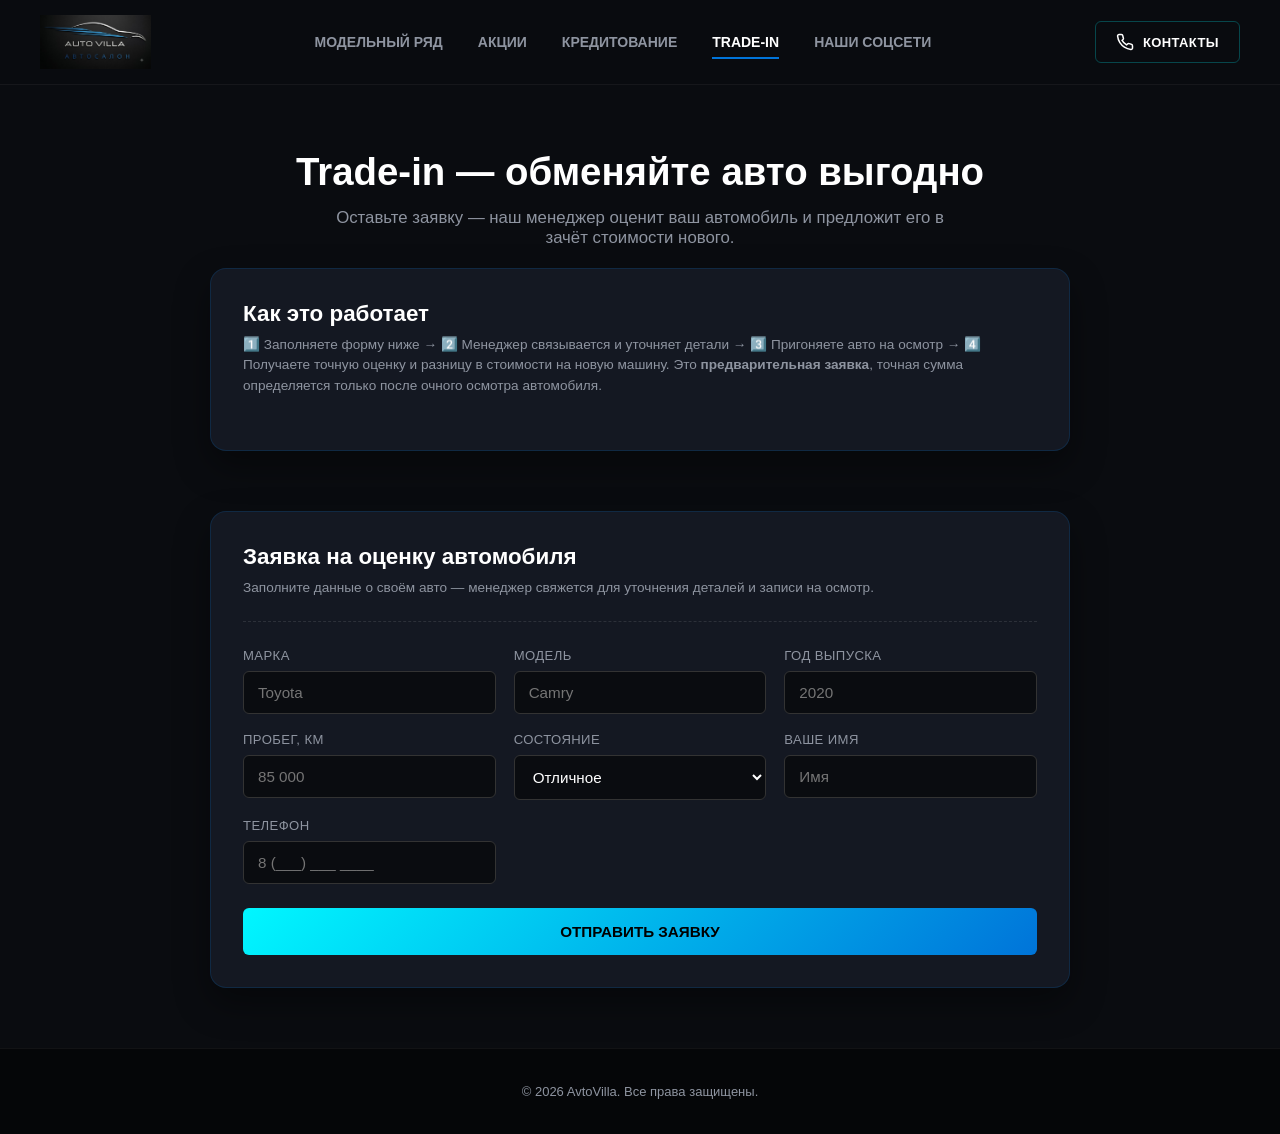
<file: tradein.html>
<!DOCTYPE html>
<html lang="ru">
<head>
    <meta charset="UTF-8">
    <meta name="viewport" content="width=device-width, initial-scale=1.0">
    <title>Trade-in | AvtoVilla</title>
    <meta name="description" content="Оцените свой автомобиль в зачёт нового по программе Trade-in в AvtoVilla.">
    <link rel="icon" type="image/x-icon" href="favicon.ico">
    <link rel="icon" type="image/png" sizes="32x32" href="favicon-32x32.png">
    <link rel="icon" type="image/png" sizes="16x16" href="favicon-16x16.png">
    <link rel="apple-touch-icon" href="apple-touch-icon.png">
    <meta property="og:title" content="Trade-in | AvtoVilla">
    <meta property="og:description" content="Оцените свой автомобиль в зачёт нового по программе Trade-in.">
    <meta property="og:image" content="logo.jpg">
    <meta property="og:type" content="website">
    <link rel="stylesheet" href="style.css">
</head>
<body>

    <header class="main-header">
        <div class="header-container-fluid">
            <a href="index.html" class="logo-link"><img src="logo.jpg" alt="AvtoVilla" class="header-logo"></a>
            <nav class="nav-menu">
                <a href="index.html#catalog" class="nav-link">Модельный ряд</a>
                <a href="promo.html" class="nav-link">Акции</a>
                <a href="credit.html" class="nav-link">Кредитование</a>
                <a href="tradein.html" class="nav-link active">Trade-in</a>
                <a href="socials.html" class="nav-link">Наши соцсети</a>
            </nav>
            <div class="header-contacts">
                <div class="contacts-wrapper">
                    <button class="contacts-toggle-btn" type="button" aria-haspopup="true">
                        <svg viewBox="0 0 24 24" width="18" height="18" fill="none" stroke="currentColor" stroke-width="2"><path d="M22 16.92v3a2 2 0 0 1-2.18 2 19.79 19.79 0 0 1-8.63-3.07 19.5 19.5 0 0 1-6-6 19.79 19.79 0 0 1-3.07-8.67A2 2 0 0 1 4.11 2h3a2 2 0 0 1 2 1.72c.127.96.361 1.903.7 2.81a2 2 0 0 1-.45 2.11L8.09 9.91a16 16 0 0 0 6 6l1.27-1.27a2 2 0 0 1 2.11-.45c.907.339 1.85.573 2.81.7A2 2 0 0 1 22 16.92z"/></svg>
                        <span>Контакты</span>
                    </button>
                    <div class="contacts-dropdown">
                        <a href="tel:+77070011101" class="contacts-dropdown-item">
                            <div class="contacts-dropdown-icon icon-phone"><svg viewBox="0 0 24 24" width="18" height="18" fill="white"><path d="M20.01 15.38c-1.23 0-2.42-.2-3.53-.56-.35-.12-.74-.03-1.01.24l-1.57 1.97c-2.83-1.35-5.48-3.9-6.89-6.83l1.95-1.66c.27-.28.35-.67.24-1.02-.37-1.11-.56-2.3-.56-3.53 0-.54-.45-.99-.99-.99H4.19C3.65 3 3 3.24 3 3.99 3 13.28 10.73 21 20.03 21c.76 0 .98-.66.98-1.21v-3.42c0-.54-.45-.99-.99-.99z"/></svg></div>
                            <div>
                                <span class="contacts-dropdown-label">Офис</span>
                                <span class="contacts-dropdown-value">+7 707 001 1101</span>
                            </div>
                        </a>
                        <a href="tel:+77780505848" class="contacts-dropdown-item">
                            <div class="contacts-dropdown-icon icon-phone"><svg viewBox="0 0 24 24" width="18" height="18" fill="white"><path d="M20.01 15.38c-1.23 0-2.42-.2-3.53-.56-.35-.12-.74-.03-1.01.24l-1.57 1.97c-2.83-1.35-5.48-3.9-6.89-6.83l1.95-1.66c.27-.28.35-.67.24-1.02-.37-1.11-.56-2.3-.56-3.53 0-.54-.45-.99-.99-.99H4.19C3.65 3 3 3.24 3 3.99 3 13.28 10.73 21 20.03 21c.76 0 .98-.66.98-1.21v-3.42c0-.54-.45-.99-.99-.99z"/></svg></div>
                            <div>
                                <span class="contacts-dropdown-label">Отдел продаж</span>
                                <span class="contacts-dropdown-value">+7 778 050 5848</span>
                            </div>
                        </a>
                        <a href="https://api.whatsapp.com/send/?phone=77780505848&text=Здравствуйте. Пишу с сайта автосалона." target="_blank" class="contacts-dropdown-item">
                            <div class="contacts-dropdown-icon icon-wa"><svg viewBox="0 0 24 24" width="18" height="18" fill="white"><path d="M12.031 0C5.405 0 0 5.394 0 12.02c0 2.122.55 4.19 1.595 6.014L.014 23.98l6.09-1.59c1.783 1 3.8 1.528 5.918 1.528h.005c6.626 0 12.025-5.395 12.025-12.02C24.053 5.394 18.657 0 12.03 0zM12 21.944h-.003c-1.803 0-3.568-.485-5.114-1.4l-.367-.217-3.804.996.994-3.71-.237-.378c-1.006-1.597-1.536-3.456-1.536-5.37C1.933 6.47 6.4 2.015 11.967 2.015c5.567 0 10.035 4.455 10.035 10.01 0 5.556-4.468 10.013-10.002 10.013v-.094z"/></svg></div>
                            <div>
                                <span class="contacts-dropdown-label">WhatsApp</span>
                                <span class="contacts-dropdown-value">Написать нам</span>
                            </div>
                        </a>
                        <button type="button" class="btn-callback dropdown-callback-btn">Заказать звонок</button>
                    </div>
                </div>
            </div>
        </div>
    </header>

    <section class="credit-hero">
        <h1>Trade-in — обменяйте авто выгодно</h1>
        <p>Оставьте заявку — наш менеджер оценит ваш автомобиль и предложит его в зачёт стоимости нового.</p>
    </section>

    <div class="approval-check">
        <div class="approval-card">
            <h2>Как это работает</h2>
            <p class="approval-disclaimer" style="border-bottom:none; margin-bottom: 0;">
                1️⃣ Заполняете форму ниже → 2️⃣ Менеджер связывается и уточняет детали → 3️⃣ Пригоняете авто на осмотр →
                4️⃣ Получаете точную оценку и разницу в стоимости на новую машину.
                Это <strong>предварительная заявка</strong>, точная сумма определяется только после очного осмотра автомобиля.
            </p>
        </div>
    </div>

    <div class="approval-check">
        <div class="approval-card">
            <h2>Заявка на оценку автомобиля</h2>
            <p class="approval-disclaimer">Заполните данные о своём авто — менеджер свяжется для уточнения деталей и записи на осмотр.</p>

            <form id="tradein-form">
                <div class="approval-form-grid">
                    <div class="approval-field">
                        <label for="tradein-brand">Марка</label>
                        <input type="text" id="tradein-brand" placeholder="Toyota" required>
                    </div>
                    <div class="approval-field">
                        <label for="tradein-model">Модель</label>
                        <input type="text" id="tradein-model" placeholder="Camry" required>
                    </div>
                    <div class="approval-field">
                        <label for="tradein-year">Год выпуска</label>
                        <input type="number" id="tradein-year" placeholder="2020" min="1990" max="2026" required>
                    </div>
                    <div class="approval-field">
                        <label for="tradein-mileage">Пробег, км</label>
                        <input type="number" id="tradein-mileage" placeholder="85 000" min="0" required>
                    </div>
                    <div class="approval-field">
                        <label for="tradein-condition">Состояние</label>
                        <select id="tradein-condition" style="width:100%; padding:12px 14px; background:#0a0c10; border:1px solid #333; color:#fff; border-radius:6px; font-size:0.95rem;">
                            <option value="Отличное">Отличное</option>
                            <option value="Хорошее">Хорошее</option>
                            <option value="Требует ремонта">Требует ремонта</option>
                        </select>
                    </div>
                    <div class="approval-field">
                        <label for="tradein-name">Ваше имя</label>
                        <input type="text" id="tradein-name" placeholder="Имя" required>
                    </div>
                    <div class="approval-field">
                        <label for="tradein-phone">Телефон</label>
                        <input type="tel" id="tradein-phone" required>
                    </div>
                </div>

                <button type="submit" class="approval-submit-btn" id="tradein-submit-btn">Отправить заявку</button>
            </form>
        </div>
    </div>

    <footer class="main-footer">
        <div class="container"><p>&copy; 2026 AvtoVilla. Все права защищены.</p></div>
    </footer>

    <div id="modal" class="modal-overlay">
        <div class="modal-content">
            <span class="close-modal">&times;</span>
            <h2 id="modal-title">Оставьте заявку</h2>
            <form id="callback-form">
                <input type="text" placeholder="Ваше имя" required>
                <input type="tel" placeholder="Ваш телефон" required>
                <button type="submit" class="btn-primary" style="width:100%;">Отправить</button>
            </form>
        </div>
    </div>

    <div id="success-notification" style="display: none !important; position: fixed; top: 0; left: 0; width: 100%; height: 100%; background: rgba(0, 0, 0, 0.9); z-index: 99999 !important; justify-content: center; align-items: center; opacity: 0; transition: opacity 0.3s ease;">
        <div style="background: #141822; padding: 40px; border-radius: 16px; text-align: center; border: 1px solid #0074d9; max-width: 400px; width: 90%;">
            <div style="font-size: 50px; color: #25d366; margin-bottom: 20px;">✓</div>
            <h2 style="color: #fff; margin-bottom: 15px;">Спасибо за заявку!</h2>
            <p style="color: #8e94a0; line-height: 1.5;">Мы получили ваш запрос. Менеджер свяжется с вами в ближайшее время.</p>
            <button onclick="closeNotification()" style="margin-top: 25px; padding: 12px 30px; background: #0074d9; color: white; border-radius: 8px; font-weight: bold; cursor: pointer; border: none;">Понятно</button>
        </div>
    </div>

    <script>
        function closeNotification() {
            const n = document.getElementById('success-notification');
            n.style.opacity = '0';
            setTimeout(() => { n.style.display = 'none'; }, 300);
        }

        const modal = document.getElementById('modal');
        const modalTitle = document.getElementById('modal-title');
        document.querySelector('#modal .close-modal').onclick = () => modal.style.display = 'none';
        window.addEventListener('click', (e) => { if (e.target === modal) modal.style.display = 'none'; });

        document.querySelector('.btn-callback')?.addEventListener('click', () => {
            modalTitle.innerText = 'Заказать звонок';
            modal.style.display = 'flex';
        });

        document.getElementById('callback-form').addEventListener('submit', async (e) => {
            e.preventDefault();
            const form = e.target;
            const name = form.querySelector('input[type="text"]').value;
            const phone = form.querySelector('input[type="tel"]').value;

            try {
                await fetch('https://avtovillashymkent.onrender.com/api/orders', {
                    method: 'POST',
                    headers: { 'Content-Type': 'application/json' },
                    body: JSON.stringify({ data: { name, phone, car: modalTitle.innerText } })
                });
                modal.style.display = 'none';
                const n = document.getElementById('success-notification');
                n.style.display = 'flex';
                setTimeout(() => { n.style.opacity = '1'; }, 10);
                form.reset();
            } catch (err) {
                alert('Ошибка отправки заявки.');
            }
        });

        // --- Форма Trade-in ---
        document.getElementById('tradein-form').addEventListener('submit', async (e) => {
            e.preventDefault();

            const brand = document.getElementById('tradein-brand').value;
            const model = document.getElementById('tradein-model').value;
            const year = document.getElementById('tradein-year').value;
            const mileage = document.getElementById('tradein-mileage').value;
            const condition = document.getElementById('tradein-condition').value;
            const name = document.getElementById('tradein-name').value;
            const phone = document.getElementById('tradein-phone').value;

            const submitBtn = document.getElementById('tradein-submit-btn');
            const originalText = submitBtn.innerText;
            submitBtn.disabled = true;
            submitBtn.style.opacity = '0.6';
            submitBtn.innerText = 'Отправка...';

            const carSummary = `Trade-in заявка: ${brand} ${model}, ${year} г., пробег ${mileage} км, состояние: ${condition}`;

            try {
                await fetch('https://avtovillashymkent.onrender.com/api/orders', {
                    method: 'POST',
                    headers: { 'Content-Type': 'application/json' },
                    body: JSON.stringify({ data: { name, phone, car: carSummary } })
                });
                const n = document.getElementById('success-notification');
                n.style.display = 'flex';
                setTimeout(() => { n.style.opacity = '1'; }, 10);
                document.getElementById('tradein-form').reset();
            } catch (err) {
                alert('Ошибка отправки заявки.');
            } finally {
                submitBtn.disabled = false;
                submitBtn.style.opacity = '';
                submitBtn.innerText = originalText;
            }
        });
    </script>
    <script src="contacts-widget.js"></script>
    <script src="phone-mask.js"></script>
    <script src="site-enhancements.js"></script>
</body>
</html>
</file>
<file: style.css>
/* --- ГЛОБАЛЬНЫЕ НАСТРОЙКИ --- */
html { scroll-behavior: smooth; }
:root { --bg-dark: #0a0c10; --card-bg: #141822; --text-main: #ffffff; --text-muted: #8e94a0; --accent-blue: #0074d9; --accent-glow: #00f7ff; --gradient-blue: linear-gradient(135deg, #00f7ff 0%, #0074d9 100%); --transition-smooth: all 0.4s cubic-bezier(0.25, 0.8, 0.25, 1); }
* { box-sizing: border-box; margin: 0; padding: 0; font-family: "Segoe UI", Roboto, Helvetica, Arial, sans-serif; -webkit-font-smoothing: antialiased; }
body { background-color: var(--bg-dark); color: var(--text-main); overflow-x: hidden; }
button { cursor: pointer; border: none; outline: none; }
.container { max-width: 1240px; margin: 0 auto; padding: 0 20px; }
/* --- ШАПКА --- */
.main-header { background: rgba(10, 12, 16, 0.95); backdrop-filter: blur(12px); border-bottom: 1px solid rgba(255, 255, 255, 0.05); position: fixed; top: 0; left: 0; width: 100%; z-index: 1000; height: 85px; display: flex; align-items: center; }
.header-container-fluid { width: 100%; max-width: 1920px; margin: 0 auto; display: flex; align-items: center; justify-content: space-between; padding: 0 40px; }
.logo-link { display: flex; align-items: center; text-decoration: none; transition: var(--transition-smooth); }
.logo-link:hover { transform: scale(1.02); opacity: 0.9; }
.header-logo { height: 55px; width: auto; object-fit: contain; }
.nav-menu { display: flex; gap: 35px; }
.nav-link { color: var(--text-muted); text-decoration: none; font-size: 14px; font-weight: 600; text-transform: uppercase; transition: var(--transition-smooth); padding: 5px 0; position: relative; }
.nav-link:hover, .nav-link.active { color: #fff; }
.nav-link::after { content: ''; position: absolute; bottom: -4px; left: 0; width: 0; height: 2px; background-color: var(--accent-blue); transition: var(--transition-smooth); }
.nav-link:hover::after, .nav-link.active::after { width: 100%; }
.header-contacts { display: flex; align-items: center; gap: 25px; }

/* --- Кнопка «Контакты» с выпадающей панелью --- */
.contacts-wrapper { position: relative; }
.contacts-toggle-btn { display: flex; align-items: center; gap: 9px; background: transparent; color: #fff; border: 1px solid rgba(0, 247, 255, 0.25); padding: 11px 20px; border-radius: 6px; font-weight: 600; font-size: 13px; text-transform: uppercase; letter-spacing: 0.4px; transition: var(--transition-smooth); }
.contacts-toggle-btn svg { flex-shrink: 0; }
.contacts-toggle-btn:hover { background: rgba(0, 247, 255, 0.06); border-color: rgba(0, 247, 255, 0.5); box-shadow: 0 0 15px rgba(0, 247, 255, 0.15); }
.contacts-wrapper.open .contacts-toggle-btn { background: var(--gradient-blue); color: #000; border-color: transparent; }

.contacts-dropdown { position: absolute; top: calc(100% + 14px); right: 0; width: 300px; background: rgba(20, 24, 34, 0.98); backdrop-filter: blur(16px); border: 1px solid rgba(0, 247, 255, 0.15); border-radius: 14px; padding: 12px; box-shadow: 0 25px 50px rgba(0,0,0,0.55), 0 0 25px rgba(0,116,217,0.1); opacity: 0; visibility: hidden; transform: translateY(-10px); transition: opacity 0.25s ease, transform 0.25s ease, visibility 0.25s; z-index: 1100; }
.contacts-wrapper.open .contacts-dropdown { opacity: 1; visibility: visible; transform: translateY(0); }

.contacts-dropdown-item { display: flex; align-items: center; gap: 13px; padding: 11px 10px; border-radius: 9px; text-decoration: none; color: var(--text-main); transition: var(--transition-smooth); }
.contacts-dropdown-item:hover { background: rgba(255,255,255,0.05); }
.contacts-dropdown-icon { width: 38px; height: 38px; border-radius: 50%; display: flex; align-items: center; justify-content: center; flex-shrink: 0; }
.contacts-dropdown-icon.icon-phone { background: linear-gradient(135deg, #0074d9, #00537a); }
.contacts-dropdown-icon.icon-wa { background: linear-gradient(135deg, #25D366, #128C7E); }
.contacts-dropdown-label { display: block; font-size: 11px; color: var(--text-muted); text-transform: uppercase; letter-spacing: 0.4px; }
.contacts-dropdown-value { display: block; font-size: 14.5px; font-weight: 700; margin-top: 1px; }
.dropdown-callback-btn { width: 100%; margin-top: 8px; padding: 12px 0; border-radius: 8px; }

@media (max-width: 480px) {
    .contacts-toggle-btn span { display: none; }
    .contacts-toggle-btn { padding: 10px; }
    .contacts-dropdown { width: 260px; right: -10px; }
}
/* --- КНОПКИ --- */
.btn-callback { background: transparent; color: #fff; border: 1px solid rgba(0, 247, 255, 0.3); padding: 10px 22px; border-radius: 4px; font-weight: 600; font-size: 12px; text-transform: uppercase; transition: var(--transition-smooth); box-shadow: 0 0 10px rgba(0, 247, 255, 0.05); }
.btn-callback:hover { background: var(--gradient-blue); color: #000; border-color: transparent; box-shadow: 0 0 20px rgba(0, 247, 255, 0.5); }
.btn-primary { background: var(--gradient-blue); color: #fff; padding: 16px 38px; font-size: 15px; font-weight: 700; text-transform: uppercase; border-radius: 4px; transition: var(--transition-smooth); box-shadow: 0 4px 15px rgba(0, 116, 217, 0.3); }
.btn-primary:hover { box-shadow: 0 0 25px rgba(0, 247, 255, 0.6); transform: translateY(-2px); color: #000; }
.btn-secondary { background: transparent; color: #fff; border: 2px solid #fff; padding: 14px 36px; font-size: 15px; font-weight: 700; text-transform: uppercase; border-radius: 4px; transition: var(--transition-smooth); }
.btn-secondary:hover { background: rgba(255, 255, 255, 0.15); transform: translateY(-2px); }
/* --- ГЛАВНЫЙ БАННЕР --- */
.hero-section { height: 85vh; background: url('https://images.unsplash.com/photo-1617788138017-80ad40651399?auto=format&fit=crop&w=1920&q=80') center/cover no-repeat; position: relative; display: flex; align-items: center; padding-top: 85px; margin-bottom: 60px; }
.hero-overlay { position: absolute; top: 0; left: 0; width: 100%; height: 100%; background: linear-gradient(to right, rgba(10, 12, 16, 0.95) 30%, rgba(10, 12, 16, 0.2) 100%); }
.hero-content { position: relative; z-index: 2; max-width: 750px; margin-left: 8%; padding: 0 20px; }
.hero-badge { color: var(--accent-glow); text-transform: uppercase; font-size: 13px; font-weight: 700; letter-spacing: 2px; display: inline-block; margin-bottom: 15px; }
.hero-title { font-size: 54px; font-weight: 800; line-height: 1.15; margin-bottom: 22px; }
.hero-subtitle { font-size: 18px; color: #cbd5e1; margin-bottom: 35px; }
.hero-buttons { display: flex; gap: 20px; }
/* --- ПАНЕЛЬ ДЕЙСТВИЙ --- */
.action-bar-container { position: fixed; bottom: 30px; left: 50%; transform: translateX(-50%); z-index: 9999; width: 100%; max-width: 800px; padding: 0 20px; }
.action-bar { background: rgba(20, 24, 34, 0.95); backdrop-filter: blur(15px); border: 1px solid rgba(0, 247, 255, 0.15); border-radius: 16px; display: flex; justify-content: space-around; align-items: center; padding: 15px 20px; box-shadow: 0 20px 40px rgba(0, 0, 0, 0.6), 0 0 20px rgba(0, 116, 217, 0.15); }
.action-item { display: flex; flex-direction: column; align-items: center; gap: 10px; text-decoration: none; color: var(--text-main); transition: var(--transition-smooth); flex: 1; }
.action-item:hover { transform: translateY(-3px); }
.action-item:hover .action-text { color: var(--accent-glow); }
.action-icon { width: 44px; height: 44px; display: flex; justify-content: center; align-items: center; border-radius: 12px; transition: var(--transition-smooth); }
.icon-2gis { background: linear-gradient(135deg, #a4cc35, #7eb318); }
.icon-wa { background: linear-gradient(135deg, #25D366, #128C7E); }
.icon-discount { background: linear-gradient(135deg, #2a2a2a, #111111); border: 1px solid rgba(255,255,255,0.1); }
.icon-phone { background: linear-gradient(135deg, #eb1c24, #b0151b); }
.action-text { font-size: 11px; font-weight: 700; letter-spacing: 0.5px; transition: var(--transition-smooth); }
.action-divider { width: 1px; height: 40px; border-right: 1px dashed rgba(255, 255, 255, 0.15); }
/* --- КАТАЛОГ --- */
.catalog-section { padding: 60px 0; background-color: var(--bg-dark); }
.catalog-header { text-align: center; margin-bottom: 50px; }
.section-title { font-size: 36px; font-weight: 800; margin-bottom: 10px; }
.section-desc { color: var(--text-muted); font-size: 16px; }
.cars-grid { display: grid; grid-template-columns: repeat(auto-fill, minmax(350px, 1fr)); gap: 30px; }
.car-card { background: var(--card-bg); border-radius: 8px; overflow: hidden; text-decoration: none; color: inherit; display: flex; flex-direction: column; border: 1px solid rgba(255, 255, 255, 0.02); transition: var(--transition-smooth); cursor: pointer; }
.car-card:hover { transform: translateY(-8px); border-color: rgba(0, 247, 255, 0.2); box-shadow: 0 15px 35px rgba(0, 0, 0, 0.6); }
.car-image-container { width: 100%; aspect-ratio: 4 / 3; background: #0f121a; overflow: hidden; position: relative; }
.car-image { width: 100%; height: 100%; object-fit: cover; transition: transform 0.6s cubic-bezier(0.25, 0.8, 0.25, 1); }
.car-card:hover .car-image { transform: scale(1.05); }
.car-info { padding: 25px; flex-grow: 1; display: flex; flex-direction: column; }
.car-title { font-size: 24px; font-weight: 700; margin-bottom: 15px; color: #fff; }
.price-row { display: flex; justify-content: space-between; align-items: baseline; margin-bottom: 12px; }
.price-label { font-size: 14px; color: var(--text-muted); }
.base-price { font-size: 24px; font-weight: 800; color: #fff; }
.monthly-block { background: rgba(255, 255, 255, 0.02); border-left: 3px solid var(--accent-blue); padding: 12px 15px; margin-bottom: 22px; border-radius: 0 4px 4px 0; }
.monthly-label { font-size: 11px; color: var(--text-muted); text-transform: uppercase; letter-spacing: 0.5px; }
.monthly-price { font-size: 17px; font-weight: 700; color: #fff; margin-top: 2px; }
.btn-card-action { background: transparent; color: var(--text-main); border: 1px solid rgba(255, 255, 255, 0.1); padding: 13px 0; width: 100%; font-weight: 700; font-size: 13px; text-transform: uppercase; text-align: center; margin-top: auto; transition: var(--transition-smooth); }
.car-card:hover .btn-card-action { background: var(--gradient-blue); color: #000; border-color: transparent; box-shadow: 0 5px 15px rgba(0, 247, 255, 0.3); }
/* --- МОДАЛЬНОЕ ОКНО --- */
.modal-overlay { display: none; position: fixed; top: 0; left: 0; width: 100%; height: 100%; background: rgba(0, 0, 0, 0.85); backdrop-filter: blur(8px); z-index: 2000; justify-content: center; align-items: center; }
.modal-content { background: var(--card-bg); padding: 40px; border-radius: 8px; width: 100%; max-width: 400px; border: 1px solid rgba(0, 116, 217, 0.3); position: relative; }
.modal-content input { width: 100%; padding: 12px; margin: 10px 0; background: #0a0c10; border: 1px solid #333; color: white; border-radius: 4px; }
.close-modal { position: absolute; top: 10px; right: 20px; font-size: 24px; cursor: pointer; }
/* --- ЗАГРУЗКА И ПОДВАЛ --- */
.loading-spinner { grid-column: 1 / -1; text-align: center; padding: 60px 0; }
.spinner { width: 40px; height: 40px; border: 3px solid rgba(255, 255, 255, 0.05); border-top: 3px solid var(--accent-blue); border-radius: 50%; margin: 0 auto 15px; animation: spin 1s linear infinite; }
@keyframes spin { 0% { transform: rotate(0deg); } 100% { transform: rotate(360deg); } }
.main-footer { background: #050608; padding: 35px 0; border-top: 1px solid rgba(255, 255, 255, 0.05); text-align: center; color: var(--text-muted); font-size: 13px; }
/* --- АДАПТИВ МОБИЛЬНЫХ --- */
@media (max-width: 768px) {
    .nav-menu { overflow-x: auto; white-space: nowrap; -webkit-overflow-scrolling: touch; }
    .nav-menu::-webkit-scrollbar { display: none; }

    /* Увеличена высота баннера */
    .hero-section { height: 75vh !important; padding-top: 50px; }
    .hero-title { font-size: 28px !important; }

    .action-bar { overflow-x: auto; justify-content: flex-start; gap: 15px; }
    .action-item { flex: 0 0 auto; }
    .action-bar-container { bottom: 10px; width: 95%; }

    .header-container-fluid { padding: 0 15px; }
    .btn-callback { padding: 8px 12px; font-size: 10px; }
    .hero-content { margin-left: 0; padding: 0 15px; text-align: center; }
    .hero-buttons { flex-direction: column; gap: 10px; }
    .hero-subtitle { font-size: 16px; margin-bottom: 25px; }
    .catalog-section { padding: 40px 15px; }
    .cars-grid { grid-template-columns: 1fr; gap: 20px; }
    .section-title { font-size: 28px; }
    .action-icon { width: 38px; height: 38px; }
    .action-text { font-size: 9px; }
    .action-divider { height: 30px; }
    .modal-content { width: 90%; margin: 0 auto; padding: 20px; }
}
@media (max-width: 375px) {
    .hero-title { font-size: 26px !important; }
    .action-text { display: none; }
    .action-bar { justify-content: space-between; }
}
/* --- ВИТРИНА СОЦСЕТЕЙ (МОКАПЫ ТЕЛЕФОНОВ) --- */
.social-showcase {
    display: flex;
    justify-content: center;
    align-items: center;
    gap: 28px;
    margin-top: 40px;
    flex-wrap: wrap;
}
.social-column {
    display: flex;
    flex-direction: column;
    align-items: center;
}
.social-column.center { order: 2; }
.social-column.left { order: 1; }
.social-column.right { order: 3; }

.phone-mockup {
    display: block;
    position: relative;
    width: 190px;
    aspect-ratio: 9 / 19.5;
    border-radius: 30px;
    overflow: hidden;
    background: #000;
    border: 1px solid rgba(255, 255, 255, 0.08);
    box-shadow: 0 20px 45px rgba(0, 0, 0, 0.55);
    transition: var(--transition-smooth);
    filter: saturate(0.85) brightness(0.88);
    opacity: 0.88;
}
.phone-mockup.center {
    width: 225px;
    z-index: 2;
    filter: none;
    opacity: 1;
    border-color: rgba(0, 247, 255, 0.2);
    box-shadow: 0 25px 55px rgba(0, 0, 0, 0.6), 0 0 25px rgba(0, 116, 217, 0.15);
}
.phone-mockup:hover {
    transform: translateY(-8px) scale(1.02);
    filter: none;
    opacity: 1;
    border-color: rgba(0, 247, 255, 0.35);
    box-shadow: 0 30px 60px rgba(0, 0, 0, 0.65), 0 0 30px rgba(0, 247, 255, 0.25);
}
.phone-mockup::after {
    content: '';
    position: absolute;
    inset: 0;
    border-radius: 30px;
    box-shadow: inset 0 0 0 2px rgba(255, 255, 255, 0.06);
    pointer-events: none;
    z-index: 4;
}
.phone-screen-img {
    display: block;
    width: 100%;
    height: 100%;
    object-fit: contain;
    object-position: center center;
    background: #000;
}

.social-name-btn {
    display: inline-flex;
    align-items: center;
    justify-content: center;
    gap: 9px;
    margin-top: 20px;
    padding: 12px 26px;
    border-radius: 6px;
    background: rgba(255, 255, 255, 0.03);
    border: 1px solid rgba(255, 255, 255, 0.1);
    color: var(--text-main);
    text-decoration: none;
    font-weight: 700;
    font-size: 12px;
    letter-spacing: 0.5px;
    text-transform: uppercase;
    transition: var(--transition-smooth);
}
.social-name-btn svg { width: 16px; height: 16px; flex-shrink: 0; }
.social-name-btn:hover {
    background: var(--gradient-blue);
    color: #000;
    border-color: transparent;
    box-shadow: 0 8px 20px rgba(0, 247, 255, 0.25);
    transform: translateY(-2px);
}

@media (max-width: 900px) {
    .social-showcase { gap: 18px; }
    .phone-mockup { width: 145px; }
    .phone-mockup.center { width: 175px; }
    .social-name-btn { padding: 10px 16px; font-size: 11px; }
}
@media (max-width: 600px) {
    .social-showcase { flex-direction: column; gap: 45px; }
    .social-column.center { order: 1; }
    .social-column.left { order: 2; }
    .social-column.right { order: 3; }
    .phone-mockup, .phone-mockup.center { width: 210px; }
}

/* --- ДЕТАЛЬНАЯ СТРАНИЦА --- */

/* Верхний hero-блок: название, цена, кнопки */
.car-hero-cta-row { display: flex; gap: 14px; flex-wrap: wrap; margin-bottom: 28px; }
.car-hero-cta-row button { padding: 16px 24px; border-radius: 6px; font-weight: 700; font-size: 0.9rem; text-transform: uppercase; cursor: pointer; transition: var(--transition-smooth); flex: 1 1 auto; }
.car-hero-cta-row button#btn-order-car-fixed { background: var(--gradient-blue); color: #000; box-shadow: 0 8px 22px rgba(0, 116, 217, 0.35); border: none; }
.car-hero-cta-row button#btn-order-car-fixed:hover { box-shadow: 0 0 28px rgba(0, 247, 255, 0.5); transform: translateY(-2px); }
.car-hero-cta-row button.secondary { background: transparent; border: 2px solid #fff; color: #fff; }
.car-hero-cta-row button.secondary:hover { background: rgba(255,255,255,0.1); transform: translateY(-2px); }

.car-full-view {
    display: grid;
    grid-template-columns: minmax(0, 1.15fr) minmax(320px, 0.85fr);
    gap: 48px;
    padding: 20px 20px 60px;
    align-items: start;
}
.back-link { transition: var(--transition-smooth); }
.back-link:hover { color: var(--accent-glow) !important; transform: translateX(-3px); display: inline-block; }

/* --- Галерея --- */
.premium-gallery-container {
    position: relative;
    width: 100%;
    overflow: hidden;
    border-radius: 16px;
    background: #0d1117;
    border: 1px solid rgba(255, 255, 255, 0.05);
    box-shadow: 0 20px 40px rgba(0, 0, 0, 0.6);
}
@media (min-width: 901px) { .premium-gallery-container { position: sticky; top: 105px; } }
.gallery-track-wrapper { position: relative; width: 100%; height: 440px; }
.gallery-slide { position: absolute; top: 0; left: 0; width: 100%; height: 100%; opacity: 0; visibility: hidden; transform: scale(1.02); transition: opacity 0.6s cubic-bezier(0.4,0,0.2,1), visibility 0.6s cubic-bezier(0.4,0,0.2,1), transform 0.6s cubic-bezier(0.4,0,0.2,1); }
.gallery-slide.active { opacity: 1; visibility: visible; transform: scale(1); }
.gallery-slide img { width: 100%; height: 100%; object-fit: cover; }
.gallery-nav-arrow { position: absolute; top: 50%; transform: translateY(-50%); background: rgba(10,12,16,0.6); backdrop-filter: blur(10px); -webkit-backdrop-filter: blur(10px); color: #fff; border: 1px solid rgba(255,255,255,0.1); width: 54px; height: 54px; border-radius: 50%; cursor: pointer; font-size: 1.8rem; display: flex; align-items: center; justify-content: center; z-index: 5; transition: var(--transition-smooth); }
.gallery-nav-arrow:hover { background: var(--accent-blue); transform: translateY(-50%) scale(1.08); box-shadow: 0 0 20px rgba(0, 247, 255, 0.3); }
.gallery-nav-arrow.btn-prev { left: 20px; }
.gallery-nav-arrow.btn-next { right: 20px; }
.gallery-bullets { display: flex; gap: 8px; margin-bottom: 28px; }
.gallery-bullet { width: 8px; height: 8px; border-radius: 50%; background: rgba(255,255,255,0.18); cursor: pointer; transition: var(--transition-smooth); }
.gallery-bullet:hover { background: rgba(255,255,255,0.4); }
.gallery-bullet.active { background: var(--accent-glow); width: 24px; border-radius: 4px; box-shadow: 0 0 10px rgba(0, 247, 255, 0.5); }

/* --- Правая колонка --- */
.car-info-right-block { display: flex; flex-direction: column; }
.car-detail-title { font-size: 2.1rem; font-weight: 800; margin-bottom: 22px; line-height: 1.2; }

.detail-heading { font-size: 1.3rem; margin: 0 0 18px; color: #fff; border-left: 4px solid var(--accent-blue); padding-left: 14px; text-transform: uppercase; letter-spacing: 0.6px; font-weight: 700; }

/* Карточка цены */
.detail-price-card { background: linear-gradient(160deg, rgba(0,116,217,0.08), rgba(255,255,255,0.02)); padding: 24px; border-radius: 14px; border: 1px solid rgba(0, 247, 255, 0.15); margin-bottom: 30px; box-shadow: 0 15px 35px rgba(0,0,0,0.45); }
.detail-price-block + .detail-price-block { margin-top: 16px; padding-top: 16px; border-top: 1px dashed rgba(255,255,255,0.1); }
.detail-price-label { color: var(--text-muted); font-size: 0.85rem; display: block; margin-bottom: 4px; }
.detail-price-value { font-size: 1.9rem; font-weight: 800; color: #fff; }
.detail-price-value.accent { font-size: 1.45rem; color: var(--accent-glow); text-shadow: 0 0 20px rgba(0,247,255,0.25); }

/* Сетка характеристик */
.spec-grid { display: grid; grid-template-columns: repeat(auto-fit, minmax(190px, 1fr)); gap: 14px; }
.spec-card { display: flex; align-items: center; gap: 14px; background: linear-gradient(160deg, rgba(255,255,255,0.035), rgba(255,255,255,0.01)); padding: 16px 18px; border-radius: 12px; border: 1px solid rgba(255,255,255,0.06); transition: var(--transition-smooth); }
.spec-card:hover { border-color: rgba(0, 247, 255, 0.3); transform: translateY(-3px); box-shadow: 0 12px 24px rgba(0,0,0,0.35), 0 0 16px rgba(0,116,217,0.1); }
.spec-card-icon { flex-shrink: 0; width: 42px; height: 42px; border-radius: 50%; display: flex; align-items: center; justify-content: center; background: rgba(0, 116, 217, 0.1); color: var(--accent-glow); transition: var(--transition-smooth); }
.spec-card:hover .spec-card-icon { background: var(--gradient-blue); color: #000; box-shadow: 0 0 14px rgba(0,247,255,0.4); }
.spec-label { color: #65758c; font-size: 0.74rem; text-transform: uppercase; letter-spacing: 0.4px; display: block; margin-bottom: 3px; }
.spec-value { font-size: 1.05rem; font-weight: 700; color: #fff; line-height: 1.25; }

/* Кредитный калькулятор */
.calculator-card { background: var(--card-bg); border: 1px solid rgba(0, 116, 217, 0.18); border-radius: 14px; padding: 28px; margin-bottom: 32px; box-shadow: 0 15px 35px rgba(0,0,0,0.45); }
.calc-row { margin-bottom: 28px; }
.calc-row:last-of-type { margin-bottom: 0; }
.calc-label-wrapper { display: flex; justify-content: space-between; align-items: baseline; margin-bottom: 14px; gap: 10px; }
.calc-label { color: var(--text-muted); font-size: 0.82rem; text-transform: uppercase; letter-spacing: 0.4px; white-space: nowrap; }
.calc-value { color: #fff; font-weight: 700; font-size: 0.95rem; text-align: right; }

.calc-slider { -webkit-appearance: none; appearance: none; width: 100%; height: 6px; border-radius: 3px; background: rgba(255,255,255,0.08); outline: none; cursor: pointer; }
.calc-slider::-webkit-slider-thumb { -webkit-appearance: none; width: 22px; height: 22px; border-radius: 50%; background: var(--gradient-blue); border: 2px solid #0a0c10; box-shadow: 0 0 12px rgba(0,247,255,0.55), 0 2px 6px rgba(0,0,0,0.5); transition: transform 0.2s; }
.calc-slider::-webkit-slider-thumb:hover { transform: scale(1.15); }
.calc-slider::-moz-range-thumb { width: 22px; height: 22px; border-radius: 50%; background: var(--gradient-blue); border: 2px solid #0a0c10; box-shadow: 0 0 12px rgba(0,247,255,0.55); cursor: pointer; }
.calc-slider::-moz-range-track { height: 6px; border-radius: 3px; background: rgba(255,255,255,0.08); }

.calc-bank-select { width: 100%; padding: 12px 14px; background: #0a0c10; border: 1px solid #333; color: #fff; border-radius: 6px; font-size: 0.95rem; cursor: pointer; }
.calc-bank-select:focus { outline: none; border-color: var(--accent-blue); }

.calc-summary { margin-top: 22px; padding: 16px 18px; background: rgba(255,255,255,0.02); border-radius: 10px; border: 1px solid rgba(255,255,255,0.05); }
.calc-summary-row { display: flex; justify-content: space-between; align-items: center; padding: 8px 0; border-bottom: 1px dashed rgba(255,255,255,0.07); font-size: 0.88rem; }
.calc-summary-row:last-child { border-bottom: none; }
.calc-summary-row span { color: var(--text-muted); }
.calc-summary-row strong { color: #fff; font-weight: 700; }

.calc-disclaimer { margin-top: 16px; font-size: 0.76rem; color: #55606f; line-height: 1.5; }

.calc-result { margin-top: 26px; padding-top: 22px; border-top: 1px solid rgba(255,255,255,0.08); display: flex; justify-content: space-between; align-items: center; flex-wrap: wrap; gap: 10px; }
.calc-result-value { font-size: 1.85rem; color: var(--accent-glow); font-weight: 800; text-shadow: 0 0 20px rgba(0,247,255,0.3); }

.car-btn-submit-container { margin-bottom: 10px; }
#btn-order-car-fixed { width: 100%; padding: 20px; background: var(--gradient-blue); font-size: 1.1rem; color: #000; font-weight: 700; text-transform: uppercase; border-radius: 6px; cursor: pointer; transition: var(--transition-smooth); box-shadow: 0 8px 22px rgba(0, 116, 217, 0.35); }
#btn-order-car-fixed:hover { box-shadow: 0 0 28px rgba(0, 247, 255, 0.5); transform: translateY(-2px); }

/* Быстрая навигация по разделам */
.detail-quick-nav { display: flex; gap: 8px; margin-bottom: 30px; padding-bottom: 4px; overflow-x: auto; scrollbar-width: none; }
.detail-quick-nav::-webkit-scrollbar { display: none; }
.detail-quick-nav a { flex-shrink: 0; padding: 9px 18px; border-radius: 20px; border: 1px solid rgba(255,255,255,0.1); color: var(--text-muted); text-decoration: none; font-size: 0.82rem; font-weight: 600; text-transform: uppercase; letter-spacing: 0.3px; transition: var(--transition-smooth); scroll-margin-top: 105px; }
.detail-quick-nav a:hover { color: #fff; border-color: rgba(0, 247, 255, 0.4); background: rgba(0, 247, 255, 0.06); }

.detail-section { scroll-margin-top: 105px; margin-bottom: 40px; }
.detail-section:last-child { margin-bottom: 0; }

/* Карточка описания */
.description-card { background: var(--card-bg); border: 1px solid rgba(255,255,255,0.06); border-radius: 14px; padding: 26px 28px; box-shadow: 0 15px 35px rgba(0,0,0,0.35); }
.description { color: #b1bdcf; line-height: 1.7; }

/* Мобильная липкая панель "Забронировать" */
.mobile-sticky-cta { display: none; }

/* Карусель "Особенности модели" */
.highlights-section { padding: 10px 20px 60px; }
.highlights-section-inner { max-width: 1400px; margin: 0 auto; }
.highlights-carousel { display: flex; gap: 20px; overflow-x: auto; padding-bottom: 10px; scroll-snap-type: x mandatory; scrollbar-width: thin; }
.highlight-card { flex: 0 0 300px; scroll-snap-align: start; background: var(--card-bg); border-radius: 14px; overflow: hidden; border: 1px solid rgba(255,255,255,0.06); transition: var(--transition-smooth); }
.highlight-card:hover { border-color: rgba(0,247,255,0.25); transform: translateY(-4px); box-shadow: 0 15px 30px rgba(0,0,0,0.4); }
.highlight-card-media { width: 100%; aspect-ratio: 4/3; background: #0f121a; overflow: hidden; }
.highlight-card-media img, .highlight-card-media video { width: 100%; height: 100%; object-fit: cover; }
.highlight-card-body { padding: 18px 20px 22px; }
.highlight-card-body h3 { font-size: 1.05rem; font-weight: 700; color: #fff; margin-bottom: 8px; }
.highlight-card-body p { font-size: 0.88rem; color: var(--text-muted); line-height: 1.5; }

@media (max-width: 900px) {
    .car-full-view { grid-template-columns: 1fr; padding: 15px 15px 90px; gap: 30px; }
    .gallery-track-wrapper { height: 280px; }
    .car-detail-title { font-size: 1.6rem; }
    .calculator-card, .detail-price-card, .description-card { padding: 20px; }
    .car-hero-cta-row button { flex: 1 1 auto; padding: 14px 18px; font-size: 0.82rem; }
    .highlights-section { padding: 5px 15px 40px; }
    .highlight-card { flex: 0 0 240px; }

    .mobile-sticky-cta { display: flex; align-items: center; gap: 14px; position: fixed; bottom: 0; left: 0; right: 0; z-index: 500; background: rgba(20, 24, 34, 0.97); backdrop-filter: blur(14px); border-top: 1px solid rgba(0, 247, 255, 0.15); padding: 12px 16px; box-shadow: 0 -10px 30px rgba(0,0,0,0.4); }
    .mobile-sticky-cta-price { flex-shrink: 0; color: var(--accent-glow); font-weight: 800; font-size: 0.95rem; line-height: 1.2; white-space: nowrap; }
    .mobile-sticky-cta-btn { flex: 1; padding: 14px 0; background: var(--gradient-blue); color: #000; font-weight: 700; font-size: 0.85rem; text-transform: uppercase; border-radius: 8px; cursor: pointer; }
}

/* --- СТРАНИЦА КРЕДИТОВАНИЯ --- */
.credit-hero { padding: 150px 20px 20px; text-align: center; }
.credit-hero h1 { font-size: 2.4rem; font-weight: 800; margin-bottom: 14px; }
.credit-hero p { color: var(--text-muted); font-size: 1.05rem; max-width: 640px; margin: 0 auto; }

.bank-grid { display: grid; grid-template-columns: repeat(auto-fit, minmax(280px, 1fr)); gap: 26px; padding: 50px 20px 100px; max-width: 1240px; margin: 0 auto; }

.bank-card { background: var(--card-bg); border: 1px solid rgba(255,255,255,0.06); border-radius: 16px; padding: 28px; display: flex; flex-direction: column; transition: var(--transition-smooth); }
.bank-card:hover { transform: translateY(-6px); border-color: rgba(0, 247, 255, 0.2); box-shadow: 0 20px 40px rgba(0,0,0,0.5); }

.bank-card-head { display: flex; align-items: center; gap: 16px; margin-bottom: 22px; }
.bank-logo-placeholder { width: 56px; height: 56px; flex-shrink: 0; border-radius: 50%; background: rgba(255,255,255,0.04); border: 1px dashed rgba(255,255,255,0.18); display: flex; align-items: center; justify-content: center; font-weight: 800; font-size: 1.1rem; color: var(--accent-glow); }
.bank-name { font-size: 1.2rem; font-weight: 700; color: #fff; }
.bank-name-hint { display: block; font-size: 0.72rem; color: #65758c; font-weight: 400; text-transform: uppercase; letter-spacing: 0.4px; margin-top: 2px; }

.bank-details { display: flex; flex-direction: column; gap: 12px; margin-bottom: 24px; flex-grow: 1; }
.bank-detail-row { display: flex; justify-content: space-between; align-items: center; padding-bottom: 12px; border-bottom: 1px dashed rgba(255,255,255,0.08); }
.bank-detail-row:last-child { border-bottom: none; padding-bottom: 0; }
.bank-detail-label { color: var(--text-muted); font-size: 0.85rem; }
.bank-detail-value { color: #fff; font-weight: 700; font-size: 0.95rem; }
.bank-detail-value.placeholder { color: #4a5568; font-weight: 500; font-style: italic; }

.bank-cta { width: 100%; padding: 13px 0; background: transparent; color: #fff; border: 1px solid rgba(255,255,255,0.12); border-radius: 6px; font-weight: 700; font-size: 0.85rem; text-transform: uppercase; text-align: center; transition: var(--transition-smooth); }
.bank-card:hover .bank-cta { background: var(--gradient-blue); color: #000; border-color: transparent; box-shadow: 0 8px 20px rgba(0,247,255,0.25); }

.credit-note { max-width: 1240px; margin: 0 auto 80px; padding: 0 20px; color: #65758c; font-size: 0.85rem; text-align: center; }

@media (max-width: 600px) {
    .credit-hero { padding: 130px 20px 10px; }
    .credit-hero h1 { font-size: 1.7rem; }
    .bank-grid { padding: 35px 15px 70px; gap: 18px; }
}

/* --- СТРАНИЦА АКЦИЙ --- */
.promo-hero { padding: 150px 20px 20px; text-align: center; }
.promo-hero h1 { font-size: 2.4rem; font-weight: 800; margin-bottom: 14px; }
.promo-hero p { color: var(--text-muted); font-size: 1.05rem; max-width: 640px; margin: 0 auto; }

.promo-grid { display: grid; grid-template-columns: repeat(auto-fill, minmax(340px, 1fr)); gap: 30px; padding: 50px 20px 100px; max-width: 1240px; margin: 0 auto; }

.promo-card { background: var(--card-bg); border-radius: 8px; overflow: hidden; border: 1px solid rgba(255, 255, 255, 0.02); transition: var(--transition-smooth); cursor: pointer; display: flex; flex-direction: column; }
.promo-card:hover { transform: translateY(-8px); border-color: rgba(0, 247, 255, 0.2); box-shadow: 0 15px 35px rgba(0, 0, 0, 0.6); }

.promo-image-container { width: 100%; aspect-ratio: 4 / 3; background: #0f121a; overflow: hidden; position: relative; }
.promo-image { width: 100%; height: 100%; object-fit: cover; transition: transform 0.6s cubic-bezier(0.25, 0.8, 0.25, 1); }
.promo-card:hover .promo-image { transform: scale(1.05); }

.promo-discount-badge { position: absolute; top: 14px; left: 14px; background: var(--gradient-blue); color: #000; font-weight: 800; font-size: 13px; padding: 6px 14px; border-radius: 20px; text-transform: uppercase; box-shadow: 0 4px 15px rgba(0, 116, 217, 0.4); z-index: 2; }

.promo-info { padding: 25px; flex-grow: 1; display: flex; flex-direction: column; }
.promo-title { font-size: 22px; font-weight: 700; margin-bottom: 10px; color: #fff; }
.promo-desc { font-size: 14px; color: var(--text-muted); line-height: 1.5; margin-bottom: 18px; flex-grow: 1; display: -webkit-box; -webkit-line-clamp: 3; -webkit-box-orient: vertical; overflow: hidden; }
.promo-expiry { font-size: 12px; color: #65758c; margin-bottom: 18px; text-transform: uppercase; letter-spacing: 0.4px; }
.promo-btn { background: transparent; color: var(--text-main); border: 1px solid rgba(255, 255, 255, 0.1); padding: 13px 0; width: 100%; font-weight: 700; font-size: 13px; text-transform: uppercase; text-align: center; margin-top: auto; transition: var(--transition-smooth); }
.promo-card:hover .promo-btn { background: var(--gradient-blue); color: #000; border-color: transparent; box-shadow: 0 5px 15px rgba(0, 247, 255, 0.3); }

/* Модалка с полным описанием акции */
.promo-detail-desc { color: #b1bdcf; line-height: 1.7; white-space: pre-line; margin: 15px 0 25px; font-size: 14px; max-height: 260px; overflow-y: auto; }
.promo-detail-expiry { color: #65758c; font-size: 12px; text-transform: uppercase; letter-spacing: 0.4px; margin-bottom: 20px; display: block; }

/* --- ТИЗЕР АКЦИЙ НА ГЛАВНОЙ --- */
.promo-teaser { max-width: 1240px; margin: 0 auto 50px; padding: 0 20px; }
.promo-teaser-inner { background: linear-gradient(120deg, rgba(0,116,217,0.12), rgba(255,255,255,0.02)); border: 1px solid rgba(0, 247, 255, 0.18); border-radius: 14px; padding: 26px 30px; display: flex; align-items: center; justify-content: space-between; gap: 20px; flex-wrap: wrap; }
.promo-teaser-text h3 { font-size: 1.3rem; font-weight: 800; margin-bottom: 6px; }
.promo-teaser-text p { color: var(--text-muted); font-size: 0.9rem; }
.promo-teaser-btn { flex-shrink: 0; padding: 13px 30px; background: var(--gradient-blue); color: #000; font-weight: 700; font-size: 13px; text-transform: uppercase; border-radius: 6px; text-decoration: none; transition: var(--transition-smooth); white-space: nowrap; }
.promo-teaser-btn:hover { box-shadow: 0 0 25px rgba(0, 247, 255, 0.5); transform: translateY(-2px); }

@media (max-width: 600px) {
    .promo-hero { padding: 130px 20px 10px; }
    .promo-hero h1 { font-size: 1.7rem; }
    .promo-grid { padding: 35px 15px 70px; gap: 18px; }
    .promo-teaser-inner { flex-direction: column; text-align: center; }
}

/* --- КАРУСЕЛЬ АКЦИЙ НА ГЛАВНОМ БАННЕРЕ --- */
.promo-hero-carousel { position: absolute; top: 110px; bottom: 40px; right: 6%; width: 300px; z-index: 3; display: flex; }
.promo-hero-carousel-card { display: flex; flex-direction: column; width: 100%; height: 100%; background: rgba(20, 24, 34, 0.92); backdrop-filter: blur(16px); border: 1px solid rgba(0, 247, 255, 0.25); border-radius: 16px; overflow: hidden; text-decoration: none; color: inherit; box-shadow: 0 25px 50px rgba(0, 0, 0, 0.55), 0 0 25px rgba(0, 116, 217, 0.15); transition: var(--transition-smooth); animation: promoHeroFadeIn 0.5s ease; }
.promo-hero-carousel-card:hover { transform: translateY(-4px); border-color: rgba(0, 247, 255, 0.5); box-shadow: 0 30px 60px rgba(0, 0, 0, 0.6), 0 0 30px rgba(0, 247, 255, 0.25); }
@keyframes promoHeroFadeIn { from { opacity: 0; } to { opacity: 1; } }

.promo-hero-media { flex: 1 1 auto; min-height: 0; width: 100%; background: #0f121a; overflow: hidden; position: relative; }
.promo-hero-media-el { width: 100%; height: 100%; object-fit: cover; display: block; }
.promo-hero-media-placeholder { width: 100%; height: 100%; display: flex; align-items: center; justify-content: center; color: var(--text-muted); font-weight: 800; letter-spacing: 1px; }
.promo-hero-badge { position: absolute; top: 12px; left: 12px; background: var(--gradient-blue); color: #000; font-weight: 800; font-size: 12px; padding: 5px 12px; border-radius: 20px; text-transform: uppercase; z-index: 2; }

.promo-hero-info { flex-shrink: 0; padding: 16px 18px; }
.promo-hero-title { font-size: 15px; font-weight: 700; color: #fff; margin-bottom: 8px; line-height: 1.3; }
.promo-hero-link { font-size: 12px; font-weight: 700; color: var(--accent-glow); text-transform: uppercase; letter-spacing: 0.4px; }

.promo-hero-dots { flex-shrink: 0; display: flex; justify-content: center; gap: 7px; padding-bottom: 16px; }
.promo-hero-dot { width: 7px; height: 7px; border-radius: 50%; background: rgba(255, 255, 255, 0.25); cursor: pointer; transition: var(--transition-smooth); }
.promo-hero-dot.active { background: var(--accent-glow); box-shadow: 0 0 8px rgba(0, 247, 255, 0.6); width: 18px; border-radius: 4px; }

@media (max-width: 1100px) {
    .promo-hero-carousel { width: 250px; right: 4%; }
}
@media (max-width: 900px) {
    .promo-hero-carousel { display: none; }
}
/* --- КАЛЬКУЛЯТОР "ПРИМЕРНЫЕ ШАНСЫ НА ОДОБРЕНИЕ" --- */
.approval-check { max-width: 900px; margin: 0 auto 60px; padding: 0 20px; }
.approval-card { background: var(--card-bg); border: 1px solid rgba(0, 116, 217, 0.18); border-radius: 16px; padding: 32px; box-shadow: 0 15px 35px rgba(0,0,0,0.4); }
.approval-card h2 { font-size: 1.4rem; font-weight: 800; margin-bottom: 8px; }
.approval-disclaimer { color: var(--text-muted); font-size: 0.85rem; line-height: 1.5; margin-bottom: 26px; padding-bottom: 22px; border-bottom: 1px dashed rgba(255,255,255,0.1); }

.approval-form-grid { display: grid; grid-template-columns: repeat(auto-fit, minmax(200px, 1fr)); gap: 18px; margin-bottom: 24px; }
.approval-field label { display: block; font-size: 0.82rem; color: var(--text-muted); text-transform: uppercase; letter-spacing: 0.4px; margin-bottom: 8px; }
.approval-field input { width: 100%; padding: 12px 14px; background: #0a0c10; border: 1px solid #333; color: #fff; border-radius: 6px; font-size: 0.95rem; }
.approval-field input:focus { outline: none; border-color: var(--accent-blue); }

.approval-submit-btn { width: 100%; padding: 15px 0; background: var(--gradient-blue); color: #000; font-weight: 700; font-size: 0.95rem; text-transform: uppercase; border-radius: 6px; cursor: pointer; transition: var(--transition-smooth); }
.approval-submit-btn:hover { box-shadow: 0 0 25px rgba(0, 247, 255, 0.4); transform: translateY(-2px); }

.approval-result { margin-top: 24px; padding: 22px; border-radius: 12px; display: none; }
.approval-result.visible { display: block; animation: promoHeroFadeIn 0.4s ease; }
.approval-result-title { font-size: 1.15rem; font-weight: 800; margin-bottom: 8px; display: flex; align-items: center; gap: 10px; }
.approval-result-desc { color: #cbd5e1; font-size: 0.9rem; line-height: 1.6; margin-bottom: 14px; }
.approval-result-stats { display: flex; gap: 24px; flex-wrap: wrap; margin-bottom: 16px; font-size: 0.85rem; color: var(--text-muted); }
.approval-result-stats strong { color: #fff; display: block; font-size: 1.05rem; margin-top: 2px; }

.approval-result.good { background: rgba(37, 211, 102, 0.08); border: 1px solid rgba(37, 211, 102, 0.3); }
.approval-result.good .approval-result-title { color: #25d366; }
.approval-result.medium { background: rgba(255, 193, 7, 0.08); border: 1px solid rgba(255, 193, 7, 0.3); }
.approval-result.medium .approval-result-title { color: #ffc107; }
.approval-result.low { background: rgba(220, 53, 69, 0.08); border: 1px solid rgba(220, 53, 69, 0.3); }
.approval-result.low .approval-result-title { color: #ff6b6b; }

.approval-result-cta { display: inline-block; padding: 12px 26px; background: transparent; border: 1px solid rgba(255,255,255,0.15); color: #fff; border-radius: 6px; font-weight: 700; font-size: 0.85rem; text-transform: uppercase; cursor: pointer; transition: var(--transition-smooth); }
.approval-result-cta:hover { background: var(--gradient-blue); color: #000; border-color: transparent; }

@media (max-width: 600px) {
    .approval-card { padding: 22px; }
    .approval-result-stats { gap: 16px; }
}

/* --- ОБЩИЕ ВИЗУАЛЬНЫЕ УЛУЧШЕНИЯ (site-enhancements.js) --- */

/* Хедер слегка сжимается при скролле */
.main-header { transition: height 0.35s ease, background 0.35s ease, box-shadow 0.35s ease; }
.main-header.scrolled { height: 68px; background: rgba(10, 12, 16, 0.98); box-shadow: 0 10px 30px rgba(0,0,0,0.45); }
.main-header.scrolled .header-logo { height: 42px; transition: height 0.35s ease; }

/* Плавное появление карточек при прокрутке */
.reveal-init { opacity: 0; transform: translateY(24px); transition: opacity 0.6s cubic-bezier(0.22,1,0.36,1), transform 0.6s cubic-bezier(0.22,1,0.36,1); }
.reveal-init.reveal-in { opacity: 1; transform: translateY(0); }
@media (prefers-reduced-motion: reduce) {
    .reveal-init { opacity: 1; transform: none; transition: none; }
}

/* Плавающая кнопка "наверх" */
.scroll-top-btn { position: fixed; bottom: 30px; right: 24px; width: 46px; height: 46px; border-radius: 50%; background: var(--gradient-blue); color: #000; display: flex; align-items: center; justify-content: center; box-shadow: 0 10px 25px rgba(0,116,217,0.4); opacity: 0; visibility: hidden; transform: translateY(10px); transition: var(--transition-smooth); z-index: 900; cursor: pointer; border: none; }
.scroll-top-btn.visible { opacity: 1; visibility: visible; transform: translateY(0); }
.scroll-top-btn:hover { box-shadow: 0 0 25px rgba(0,247,255,0.5); transform: translateY(-3px); }
@media (max-width: 900px) {
    .scroll-top-btn { bottom: 90px; right: 16px; width: 42px; height: 42px; }
}
</file>
